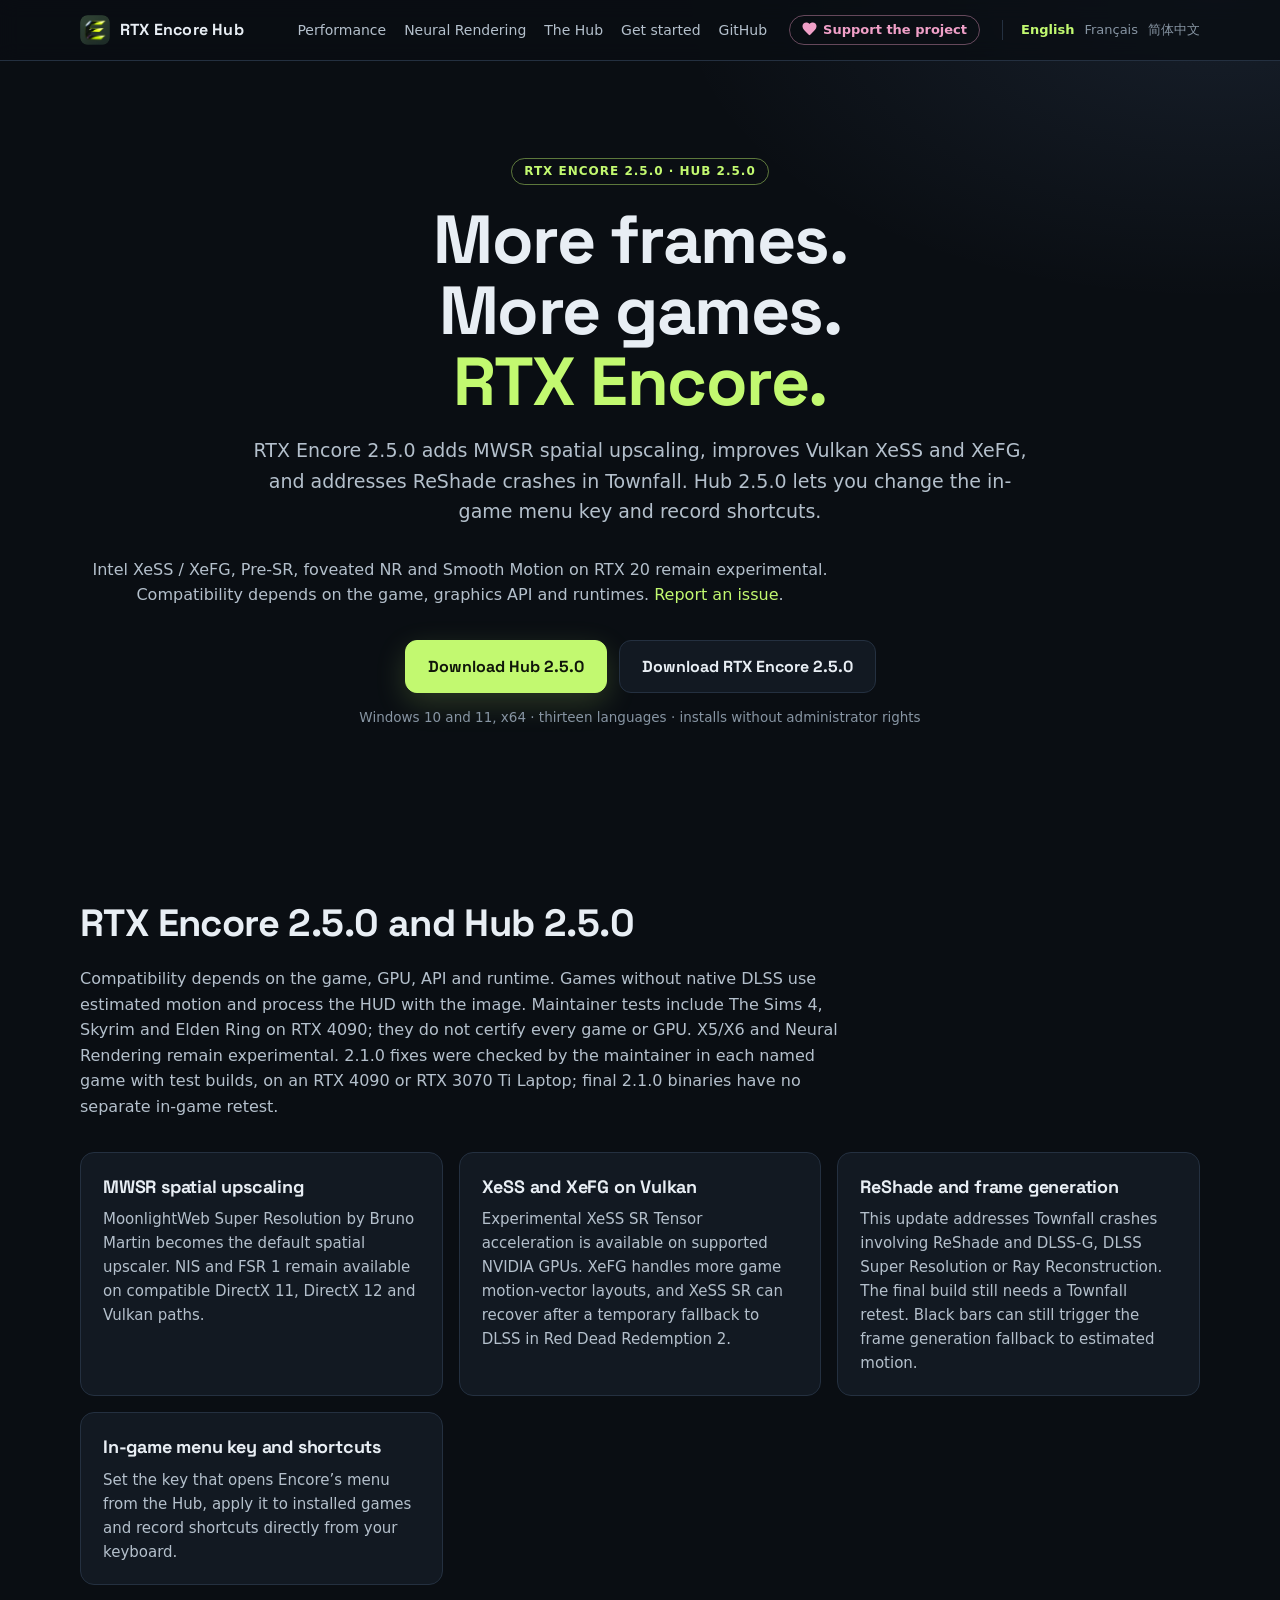
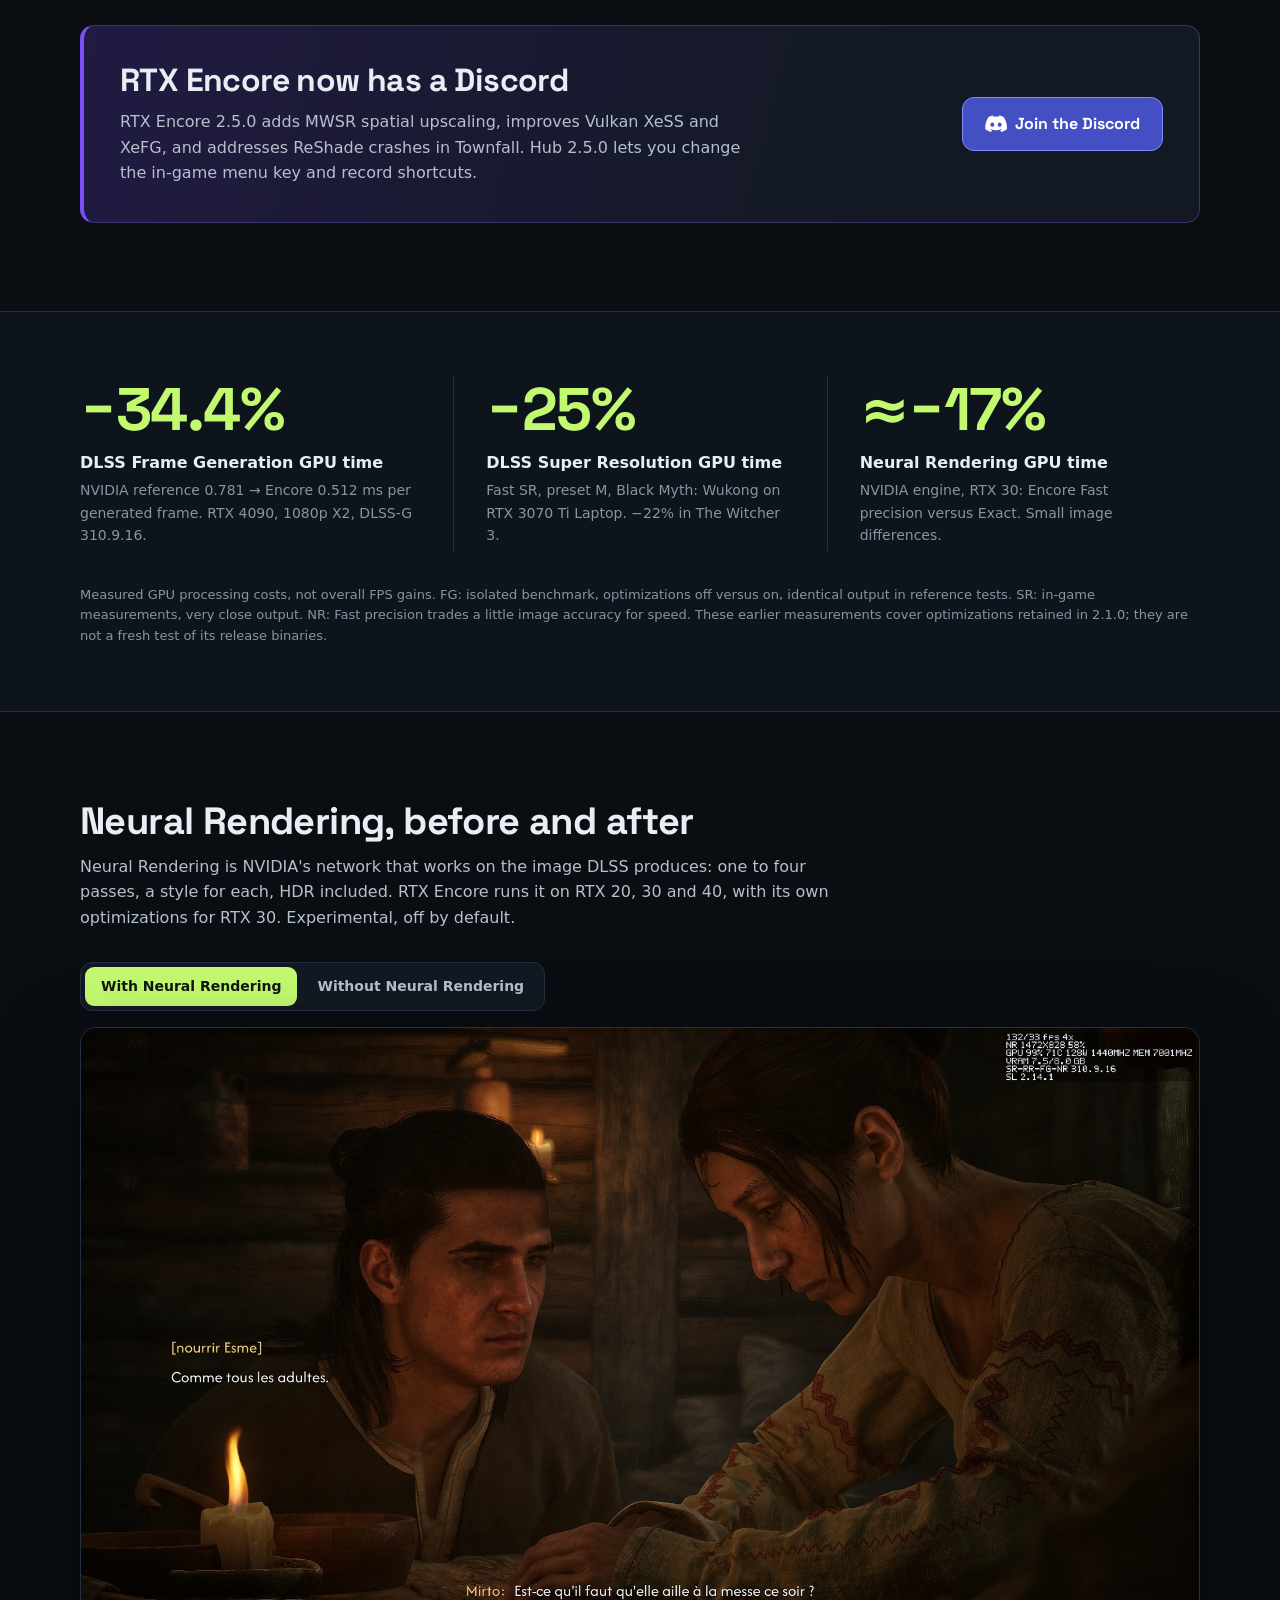
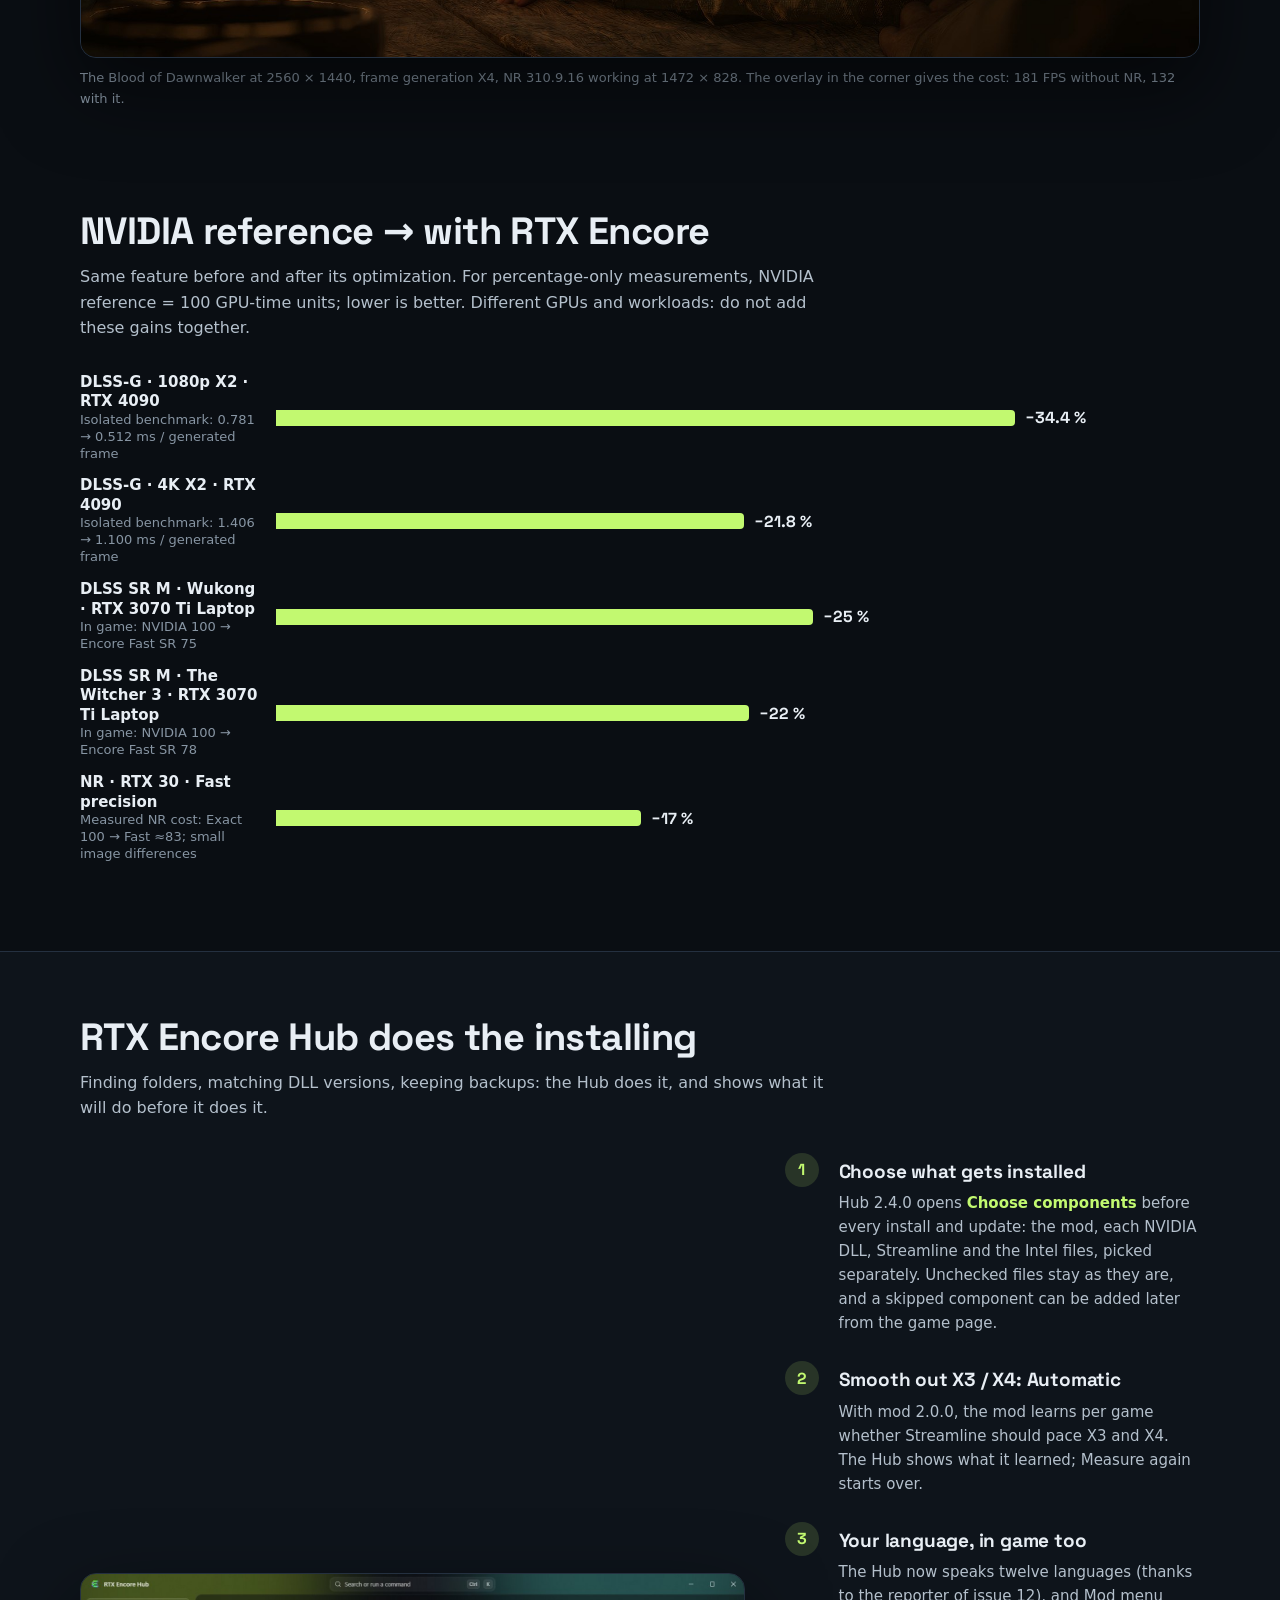
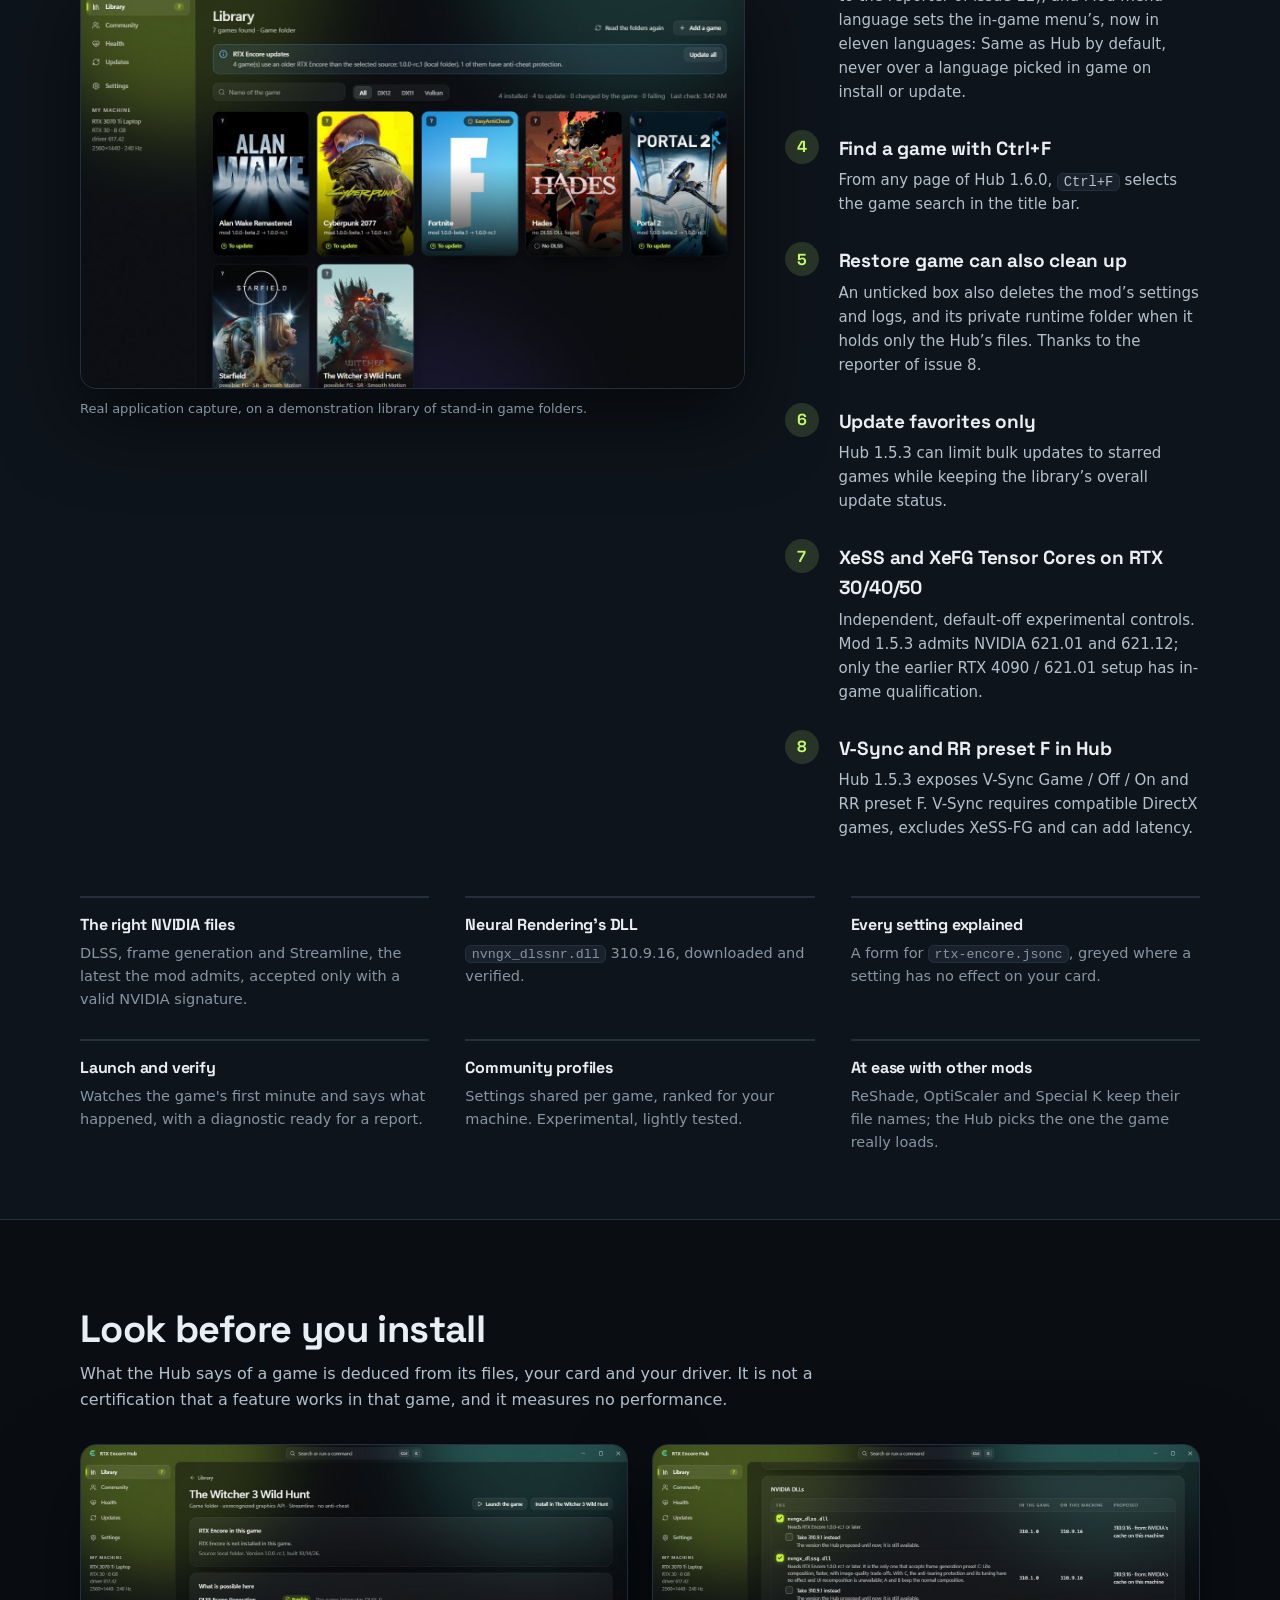
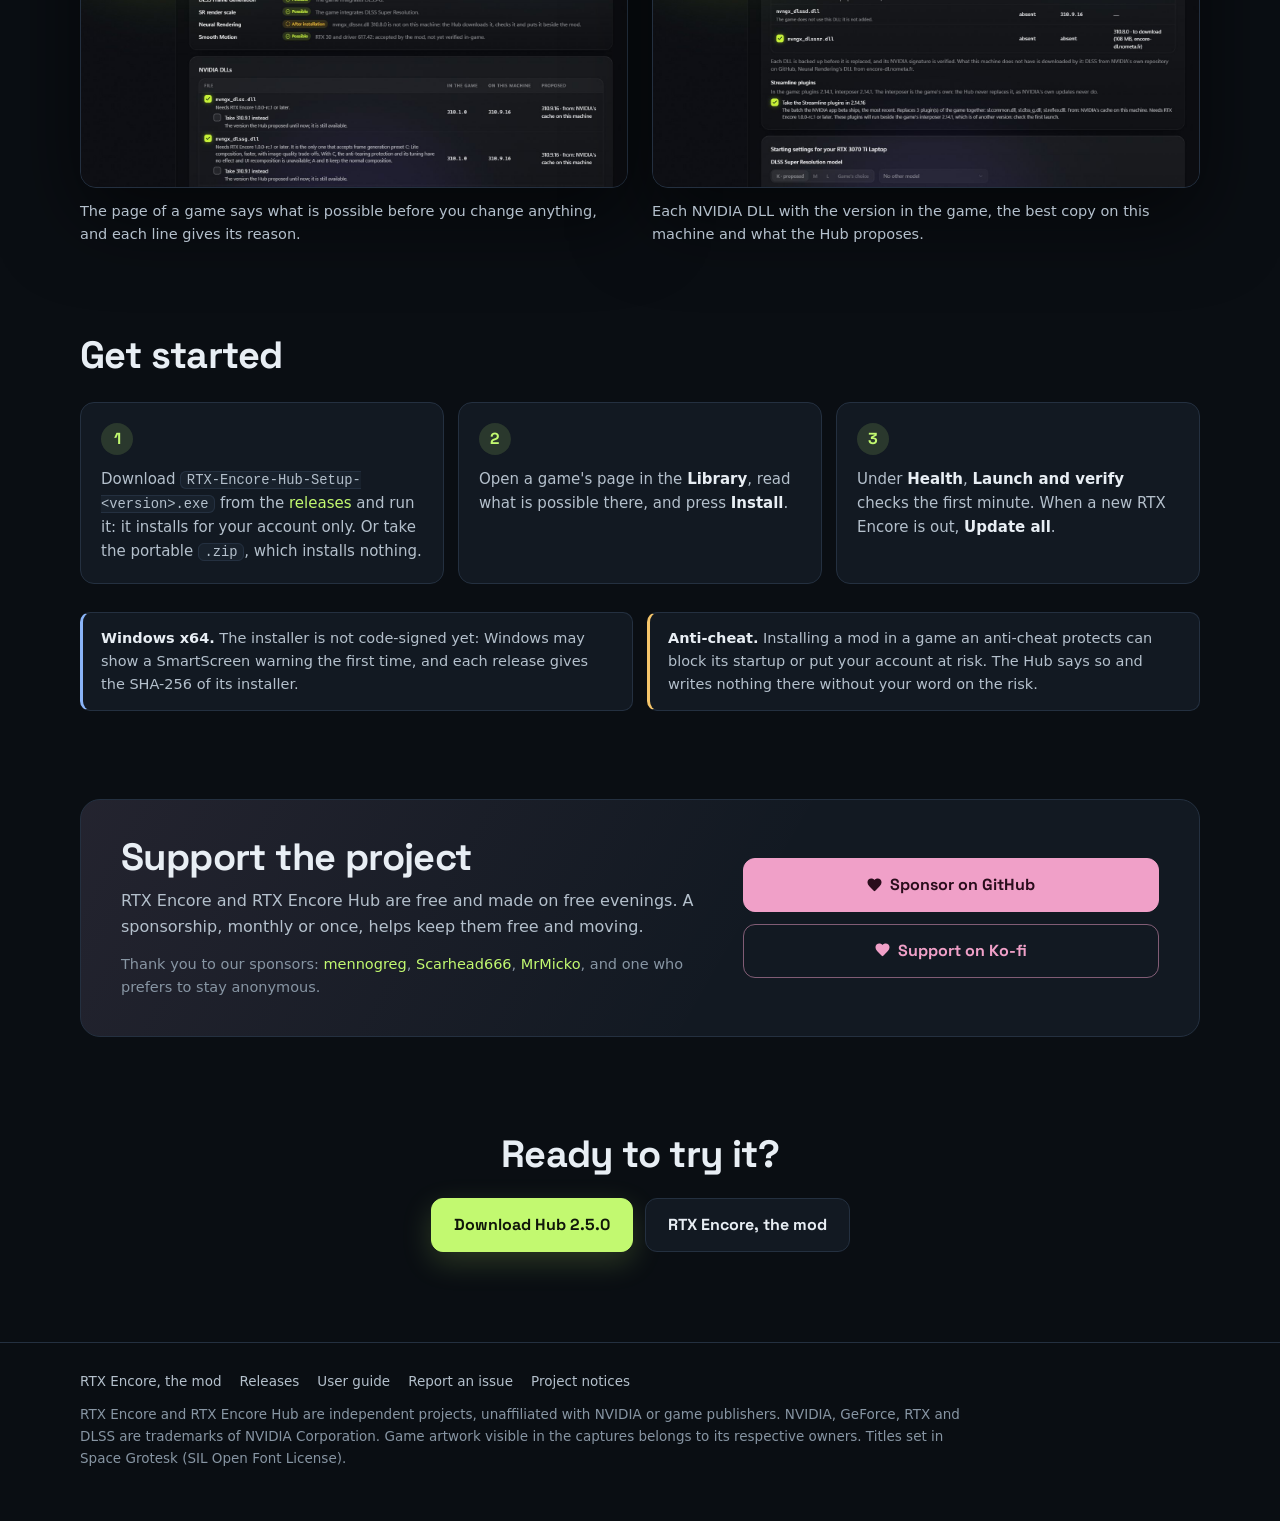
<file: index.html>
<!doctype html>
<html lang="en">
<head>
<meta charset="utf-8">
<meta name="viewport" content="width=device-width, initial-scale=1">
<title>RTX Encore 2.5.0 · Hub 2.5.0</title>
<meta name="description" content="RTX Encore 2.5.0 adds MWSR spatial upscaling, improves Vulkan XeSS and XeFG, and addresses ReShade crashes in Townfall. Hub 2.5.0 lets you change the in-game menu key and record shortcuts.">
<link rel="canonical" href="https://encore.nometa.fr/">
<link rel="alternate" hreflang="en" href="https://encore.nometa.fr/">
<link rel="alternate" hreflang="fr" href="https://encore.nometa.fr/fr/">
<link rel="alternate" hreflang="zh-CN" href="https://encore.nometa.fr/zh/">
<link rel="icon" href="assets/favicon.ico" sizes="16x16 32x32 48x48">
<link rel="icon" type="image/png" sizes="64x64" href="assets/logo-64.png">
<link rel="apple-touch-icon" href="assets/apple-touch-icon.png">
<link rel="preload" href="assets/space-grotesk.woff2" as="font" type="font/woff2" crossorigin>
<meta property="og:type" content="website">
<meta property="og:title" content="RTX Encore 2.5.0 · Hub 2.5.0">
<meta property="og:description" content="RTX Encore 2.5.0 adds MWSR spatial upscaling, improves Vulkan XeSS and XeFG, and addresses ReShade crashes in Townfall. Hub 2.5.0 lets you change the in-game menu key and record shortcuts.">
<meta property="og:url" content="https://encore.nometa.fr/">
<meta property="og:image" content="https://encore.nometa.fr/assets/social-card.png">
<meta property="og:image:width" content="1200">
<meta property="og:image:height" content="630">
<meta property="og:image:alt" content="RTX Encore Hub">
<meta name="twitter:card" content="summary_large_image">
<meta name="theme-color" content="#0a0e13">
<link rel="stylesheet" href="assets/site.css">
</head>
<body>
<header class="nav"><div class="wrap">
<a class="brand" href="./"><img src="assets/logo-64.png" alt="" width="30" height="30">RTX Encore Hub</a>
<nav><a href="#perf">Performance</a><a href="#nr">Neural Rendering</a><a href="#hub">The Hub</a><a href="#start">Get started</a><a href="https://github.com/SilyNoMeta/rtx-encore-hub">GitHub</a></nav>
<a class="nav-support" href="#support"><svg class="icon" viewBox="0 0 16 16" aria-hidden="true"><path d="M8 14.2 6.9 13.2C3 9.7.5 7.4.5 4.6.5 2.3 2.3.5 4.6.5c1.3 0 2.6.6 3.4 1.6C8.8 1.1 10.1.5 11.4.5c2.3 0 4.1 1.8 4.1 4.1 0 2.8-2.5 5.1-6.4 8.6L8 14.2Z"/></svg><span>Support the project</span></a>
<div class="langs"><a href="" hreflang="en" aria-current="true">English</a><a href="fr/" hreflang="fr">Français</a><a href="zh/" hreflang="zh-CN">简体中文</a></div>
</div></header>

<main>
<div class="wrap hero">
<span class="badge">RTX Encore 2.5.0 · Hub 2.5.0</span>
<h1>More frames.<br>More games.<br><em>RTX Encore.</em></h1>
<p class="lead">RTX Encore 2.5.0 adds MWSR spatial upscaling, improves Vulkan XeSS and XeFG, and addresses ReShade crashes in Townfall. Hub 2.5.0 lets you change the in-game menu key and record shortcuts.</p>
<p class="sub">Intel XeSS / XeFG, Pre-SR, foveated NR and Smooth Motion on RTX 20 remain experimental. Compatibility depends on the game, graphics API and runtimes. <a href="https://github.com/SilyNoMeta/rtx-encore/issues/new/choose">Report an issue</a>.</p>
<div class="actions"><a class="button primary" href="https://github.com/SilyNoMeta/rtx-encore-hub/releases/tag/v2.5.0">Download Hub 2.5.0</a><a class="button" href="https://github.com/SilyNoMeta/rtx-encore/releases/tag/v2.5.0">Download RTX Encore 2.5.0</a></div>
<p class="under">Windows 10 and 11, x64 · thirteen languages · installs without administrator rights</p>
</div>

<section class="news" id="features"><div class="wrap">
<h2>RTX Encore 2.5.0 and Hub 2.5.0</h2>
<p class="sub">Compatibility depends on the game, GPU, API and runtime. Games without native DLSS use estimated motion and process the HUD with the image. Maintainer tests include The Sims 4, Skyrim and Elden Ring on RTX 4090; they do not certify every game or GPU. X5/X6 and Neural Rendering remain experimental. 2.1.0 fixes were checked by the maintainer in each named game with test builds, on an RTX 4090 or RTX 3070 Ti Laptop; final 2.1.0 binaries have no separate in-game retest.</p>
<div class="news-grid"><div class="card"><h3>MWSR spatial upscaling</h3><p>MoonlightWeb Super Resolution by Bruno Martin becomes the default spatial upscaler. NIS and FSR 1 remain available on compatible DirectX 11, DirectX 12 and Vulkan paths.</p></div>
<div class="card"><h3>XeSS and XeFG on Vulkan</h3><p>Experimental XeSS SR Tensor acceleration is available on supported NVIDIA GPUs. XeFG handles more game motion-vector layouts, and XeSS SR can recover after a temporary fallback to DLSS in Red Dead Redemption 2.</p></div>
<div class="card"><h3>ReShade and frame generation</h3><p>This update addresses Townfall crashes involving ReShade and DLSS-G, DLSS Super Resolution or Ray Reconstruction. The final build still needs a Townfall retest. Black bars can still trigger the frame generation fallback to estimated motion.</p></div>
<div class="card"><h3>In-game menu key and shortcuts</h3><p>Set the key that opens Encore’s menu from the Hub, apply it to installed games and record shortcuts directly from your keyboard.</p></div>
</div>
</div></section>

<section class="community wrap" aria-labelledby="community-title">
<div>
<h2 id="community-title">RTX Encore now has a Discord</h2>
<p>RTX Encore 2.5.0 adds MWSR spatial upscaling, improves Vulkan XeSS and XeFG, and addresses ReShade crashes in Townfall. Hub 2.5.0 lets you change the in-game menu key and record shortcuts.</p>
</div>
<a class="button discord" href="https://discord.gg/Zwmq4Xc2Br"><svg viewBox="0 0 24 24" width="22" height="22" fill="currentColor" aria-hidden="true"><path d="M20.317 4.37a19.8 19.8 0 0 0-4.885-1.515c-.21.38-.452.892-.62 1.3a18.2 18.2 0 0 0-5.42 0 14 14 0 0 0-.628-1.3 19.7 19.7 0 0 0-4.888 1.52C.785 8.95-.053 13.41.366 17.808a20 20 0 0 0 5.993 3.03c.484-.654.915-1.35 1.287-2.082a13 13 0 0 1-2.027-.966l.497-.386c3.908 1.82 8.16 1.82 12.022 0l.498.386a13 13 0 0 1-2.03.968c.372.73.802 1.427 1.287 2.08a20 20 0 0 0 5.995-3.03c.492-5.1-.84-9.52-3.571-13.438ZM8.02 15.1c-1.173 0-2.134-1.073-2.134-2.392s.94-2.394 2.134-2.394c1.205 0 2.155 1.083 2.134 2.394 0 1.32-.94 2.392-2.134 2.392Zm7.96 0c-1.173 0-2.134-1.073-2.134-2.392s.94-2.394 2.134-2.394c1.205 0 2.155 1.083 2.134 2.394 0 1.32-.93 2.392-2.134 2.392Z"/></svg>Join the Discord</a>
</section>

<section class="band" id="perf"><div class="wrap">
<div class="stats">
<div class="stat"><span class="figure">−34.4%</span><span class="unit">DLSS Frame Generation GPU time</span><span class="context">NVIDIA reference 0.781 → Encore 0.512 ms per generated frame. RTX 4090, 1080p X2, DLSS-G 310.9.16.</span></div>
<div class="stat"><span class="figure">−25%</span><span class="unit">DLSS Super Resolution GPU time</span><span class="context">Fast SR, preset M, Black Myth: Wukong on RTX 3070 Ti Laptop. −22% in The Witcher 3.</span></div>
<div class="stat"><span class="figure">≈−17%</span><span class="unit">Neural Rendering GPU time</span><span class="context">NVIDIA engine, RTX 30: Encore Fast precision versus Exact. Small image differences.</span></div>
</div>
<p class="stats-note">Measured GPU processing costs, not overall FPS gains. FG: isolated benchmark, optimizations off versus on, identical output in reference tests. SR: in-game measurements, very close output. NR: Fast precision trades a little image accuracy for speed. These earlier measurements cover optimizations retained in 2.1.0; they are not a fresh test of its release binaries.</p>
</div></section>

<section id="nr"><div class="wrap">
<h2>Neural Rendering, before and after</h2>
<p class="sub">Neural Rendering is NVIDIA&#x27;s network that works on the image DLSS produces: one to four passes, a style for each, HDR included. RTX Encore runs it on RTX 20, 30 and 40, with its own optimizations for RTX 30. Experimental, off by default.</p>
<div class="compare-nr">
<input type="radio" name="nr-view" id="nr-on" checked><input type="radio" name="nr-view" id="nr-off">
<div class="tabs"><label for="nr-on">With Neural Rendering</label><label for="nr-off">Without Neural Rendering</label></div>
<div class="frames shot"><img class="on" src="assets/nr-on.jpg" alt="With Neural Rendering" width="1920" height="1080" loading="lazy"><img class="off" src="assets/nr-off.jpg" alt="Without Neural Rendering" width="1920" height="1080" loading="lazy"></div>
<p class="caption">The Blood of Dawnwalker at 2560 × 1440, frame generation X4, NR 310.9.16 working at 1472 × 828. The overlay in the corner gives the cost: 181 FPS without NR, 132 with it.</p>
</div>
</div></section>

<section><div class="wrap">
<h2>NVIDIA reference → with RTX Encore</h2>
<p class="sub">Same feature before and after its optimization. For percentage-only measurements, NVIDIA reference = 100 GPU-time units; lower is better. Different GPUs and workloads: do not add these gains together.</p>
<div class="chart" role="img" aria-label="Bar chart of the GPU time saved per optimization, in percent.">
<div class="c-row" title="DLSS-G · 1080p X2 · RTX 4090, Isolated benchmark: 0.781 → 0.512 ms / generated frame: −34.4 %"><div class="c-label"><span class="c-name">DLSS-G · 1080p X2 · RTX 4090</span><span class="c-where">Isolated benchmark: 0.781 → 0.512 ms / generated frame</span></div><div class="c-track"><span class="c-bar" style="width:80.0%"></span><span class="c-value">−34.4 %</span></div></div>
<div class="c-row" title="DLSS-G · 4K X2 · RTX 4090, Isolated benchmark: 1.406 → 1.100 ms / generated frame: −21.8 %"><div class="c-label"><span class="c-name">DLSS-G · 4K X2 · RTX 4090</span><span class="c-where">Isolated benchmark: 1.406 → 1.100 ms / generated frame</span></div><div class="c-track"><span class="c-bar" style="width:50.7%"></span><span class="c-value">−21.8 %</span></div></div>
<div class="c-row" title="DLSS SR M · Wukong · RTX 3070 Ti Laptop, In game: NVIDIA 100 → Encore Fast SR 75: −25 %"><div class="c-label"><span class="c-name">DLSS SR M · Wukong · RTX 3070 Ti Laptop</span><span class="c-where">In game: NVIDIA 100 → Encore Fast SR 75</span></div><div class="c-track"><span class="c-bar" style="width:58.1%"></span><span class="c-value">−25 %</span></div></div>
<div class="c-row" title="DLSS SR M · The Witcher 3 · RTX 3070 Ti Laptop, In game: NVIDIA 100 → Encore Fast SR 78: −22 %"><div class="c-label"><span class="c-name">DLSS SR M · The Witcher 3 · RTX 3070 Ti Laptop</span><span class="c-where">In game: NVIDIA 100 → Encore Fast SR 78</span></div><div class="c-track"><span class="c-bar" style="width:51.2%"></span><span class="c-value">−22 %</span></div></div>
<div class="c-row" title="NR · RTX 30 · Fast precision, Measured NR cost: Exact 100 → Fast ≈83; small image differences: −17 %"><div class="c-label"><span class="c-name">NR · RTX 30 · Fast precision</span><span class="c-where">Measured NR cost: Exact 100 → Fast ≈83; small image differences</span></div><div class="c-track"><span class="c-bar" style="width:39.5%"></span><span class="c-value">−17 %</span></div></div>
</div>
</div></section>

<section class="band" id="hub"><div class="wrap">
<h2>RTX Encore Hub does the installing</h2>
<p class="sub">Finding folders, matching DLL versions, keeping backups: the Hub does it, and shows what it will do before it does it.</p>
<div class="hub">
<figure><div class="shot"><img src="assets/library.jpg" alt="The Hub&#x27;s game library, with the state of each install and the update banner" width="1440" height="900" loading="lazy"></div><figcaption>Real application capture, on a demonstration library of stand-in game folders.</figcaption></figure>
<ol class="points">
<li><h3>Choose what gets installed</h3><p>Hub 2.4.0 opens <b>Choose components</b> before every install and update: the mod, each NVIDIA DLL, Streamline and the Intel files, picked separately. Unchecked files stay as they are, and a skipped component can be added later from the game page.</p></li>
<li><h3>Smooth out X3 / X4: Automatic</h3><p>With mod 2.0.0, the mod learns per game whether Streamline should pace X3 and X4. The Hub shows what it learned; Measure again starts over.</p></li>
<li><h3>Your language, in game too</h3><p>The Hub now speaks twelve languages (thanks to the reporter of issue 12), and Mod menu language sets the in-game menu’s, now in eleven languages: Same as Hub by default, never over a language picked in game on install or update.</p></li>
<li><h3>Find a game with Ctrl+F</h3><p>From any page of Hub 1.6.0, <code>Ctrl+F</code> selects the game search in the title bar.</p></li>
<li><h3>Restore game can also clean up</h3><p>An unticked box also deletes the mod’s settings and logs, and its private runtime folder when it holds only the Hub’s files. Thanks to the reporter of issue 8.</p></li>
<li><h3>Update favorites only</h3><p>Hub 1.5.3 can limit bulk updates to starred games while keeping the library’s overall update status.</p></li>
<li><h3>XeSS and XeFG Tensor Cores on RTX 30/40/50</h3><p>Independent, default-off experimental controls. Mod 1.5.3 admits NVIDIA 621.01 and 621.12; only the earlier RTX 4090 / 621.01 setup has in-game qualification.</p></li>
<li><h3>V-Sync and RR preset F in Hub</h3><p>Hub 1.5.3 exposes V-Sync Game / Off / On and RR preset F. V-Sync requires compatible DirectX games, excludes XeSS-FG and can add latency.</p></li>
</ol>
</div>
<div class="more">
<div><h3>The right NVIDIA files</h3><p>DLSS, frame generation and Streamline, the latest the mod admits, accepted only with a valid NVIDIA signature.</p></div>
<div><h3>Neural Rendering&#x27;s DLL</h3><p><code>nvngx_dlssnr.dll</code> 310.9.16, downloaded and verified.</p></div>
<div><h3>Every setting explained</h3><p>A form for <code>rtx-encore.jsonc</code>, greyed where a setting has no effect on your card.</p></div>
<div><h3>Launch and verify</h3><p>Watches the game's first minute and says what happened, with a diagnostic ready for a report.</p></div>
<div><h3>Community profiles</h3><p>Settings shared per game, ranked for your machine. Experimental, lightly tested.</p></div>
<div><h3>At ease with other mods</h3><p>ReShade, OptiScaler and Special K keep their file names; the Hub picks the one the game really loads.</p></div>
</div>
</div></section>

<section id="look"><div class="wrap">
<h2>Look before you install</h2>
<p class="sub">What the Hub says of a game is deduced from its files, your card and your driver. It is not a certification that a feature works in that game, and it measures no performance.</p>
<div class="look">
<figure><div class="shot"><img src="assets/game-inspection.jpg" alt="The page of a game says what is possible before you change anything, and each line gives its reason." width="1440" height="900" loading="lazy"></div><figcaption>The page of a game says what is possible before you change anything, and each line gives its reason.</figcaption></figure>
<figure><div class="shot"><img src="assets/nvidia-files.jpg" alt="Each NVIDIA DLL with the version in the game, the best copy on this machine and what the Hub proposes." width="1440" height="900" loading="lazy"></div><figcaption>Each NVIDIA DLL with the version in the game, the best copy on this machine and what the Hub proposes.</figcaption></figure>
</div>
</div></section>

<section id="start"><div class="wrap">
<h2>Get started</h2>
<ol class="steps">
<li><span>Download <code>RTX-Encore-Hub-Setup-&lt;version&gt;.exe</code> from the <a href="https://github.com/SilyNoMeta/rtx-encore-hub/releases">releases</a> and run it: it installs for your account only. Or take the portable <code>.zip</code>, which installs nothing.</span></li>
<li><span>Open a game's page in the <strong>Library</strong>, read what is possible there, and press <strong>Install</strong>.</span></li>
<li><span>Under <strong>Health</strong>, <strong>Launch and verify</strong> checks the first minute. When a new RTX Encore is out, <strong>Update all</strong>.</span></li>
</ol>
<div class="notes">
<div class="note "><strong>Windows x64.</strong> The installer is not code-signed yet: Windows may show a SmartScreen warning the first time, and each release gives the SHA-256 of its installer.</div>
<div class="note warn"><strong>Anti-cheat.</strong> Installing a mod in a game an anti-cheat protects can block its startup or put your account at risk. The Hub says so and writes nothing there without your word on the risk.</div>
</div>
</div></section>

<section id="support"><div class="wrap">
<div class="support">
<div>
<h2>Support the project</h2>
<p>RTX Encore and RTX Encore Hub are free and made on free evenings. A sponsorship, monthly or once, helps keep them free and moving.</p>
<p class="thanks">Thank you to our sponsors: <a href="https://github.com/mennogreg">mennogreg</a>, <a href="https://github.com/Scarhead666">Scarhead666</a>, <a href="https://github.com/MrMicko">MrMicko</a>, and one who prefers to stay anonymous.</p>
</div>
<div class="support-actions"><a class="button sponsor" href="https://github.com/sponsors/SilyNoMeta"><svg class="icon" viewBox="0 0 16 16" aria-hidden="true"><path d="M8 14.2 6.9 13.2C3 9.7.5 7.4.5 4.6.5 2.3 2.3.5 4.6.5c1.3 0 2.6.6 3.4 1.6C8.8 1.1 10.1.5 11.4.5c2.3 0 4.1 1.8 4.1 4.1 0 2.8-2.5 5.1-6.4 8.6L8 14.2Z"/></svg>Sponsor on GitHub</a><a class="button kofi" href="https://ko-fi.com/silynometa"><svg class="icon" viewBox="0 0 16 16" aria-hidden="true"><path d="M8 14.2 6.9 13.2C3 9.7.5 7.4.5 4.6.5 2.3 2.3.5 4.6.5c1.3 0 2.6.6 3.4 1.6C8.8 1.1 10.1.5 11.4.5c2.3 0 4.1 1.8 4.1 4.1 0 2.8-2.5 5.1-6.4 8.6L8 14.2Z"/></svg>Support on Ko-fi</a></div>
</div>
</div></section>

<div class="wrap cta">
<h2>Ready to try it?</h2>
<div class="actions"><a class="button primary" href="https://github.com/SilyNoMeta/rtx-encore-hub/releases/tag/v2.5.0">Download Hub 2.5.0</a><a class="button" href="https://github.com/SilyNoMeta/rtx-encore">RTX Encore, the mod</a></div>
</div>
</main>

<footer><div class="wrap">
<div class="links"><a href="https://github.com/SilyNoMeta/rtx-encore">RTX Encore, the mod</a><a href="https://github.com/SilyNoMeta/rtx-encore-hub/releases">Releases</a><a href="https://github.com/SilyNoMeta/rtx-encore-hub/blob/main/docs/USER-GUIDE.md">User guide</a><a href="https://github.com/SilyNoMeta/rtx-encore-hub/issues/new/choose">Report an issue</a><a href="https://github.com/SilyNoMeta/rtx-encore-hub/blob/main/docs/NOTICES.md">Project notices</a></div>
<p>RTX Encore and RTX Encore Hub are independent projects, unaffiliated with NVIDIA or game publishers. NVIDIA, GeForce, RTX and DLSS are trademarks of NVIDIA Corporation. Game artwork visible in the captures belongs to its respective owners. Titles set in Space Grotesk (SIL Open Font License).</p>
</div></footer>
</body>
</html>
</file>
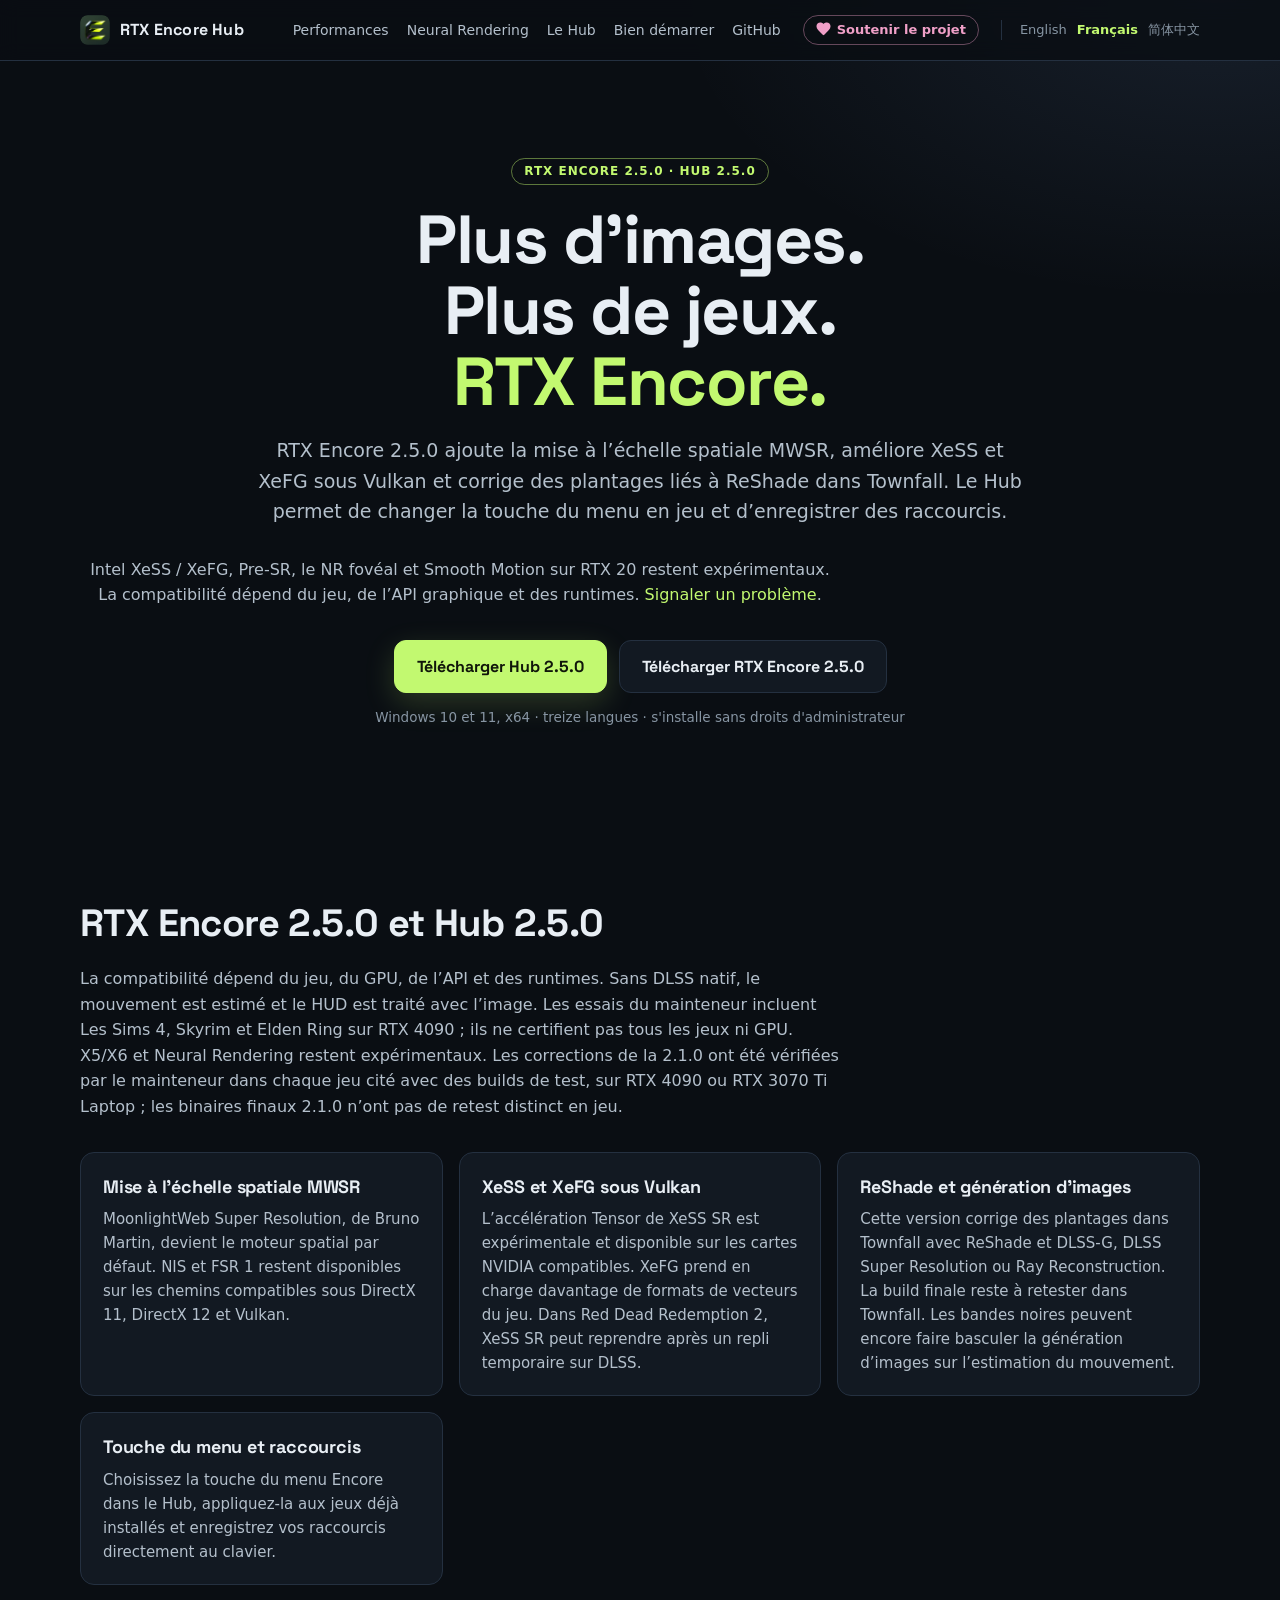
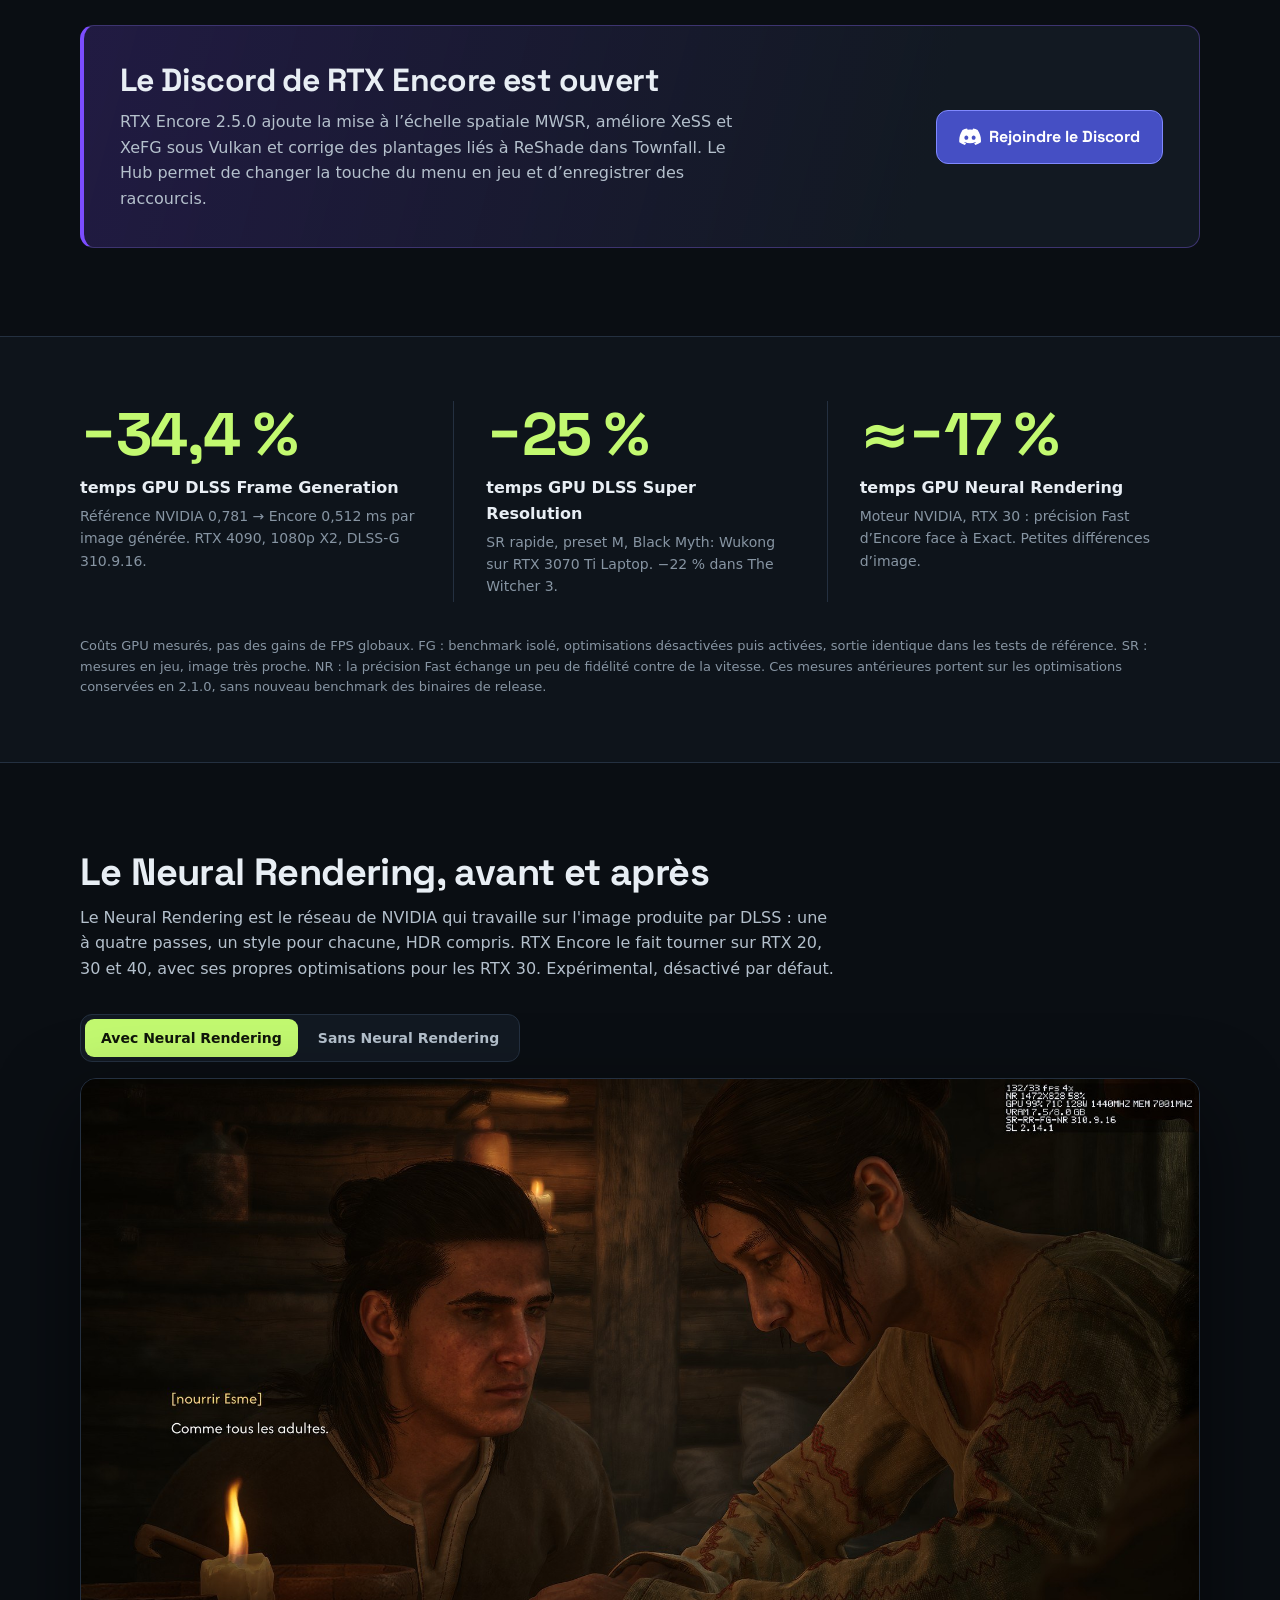
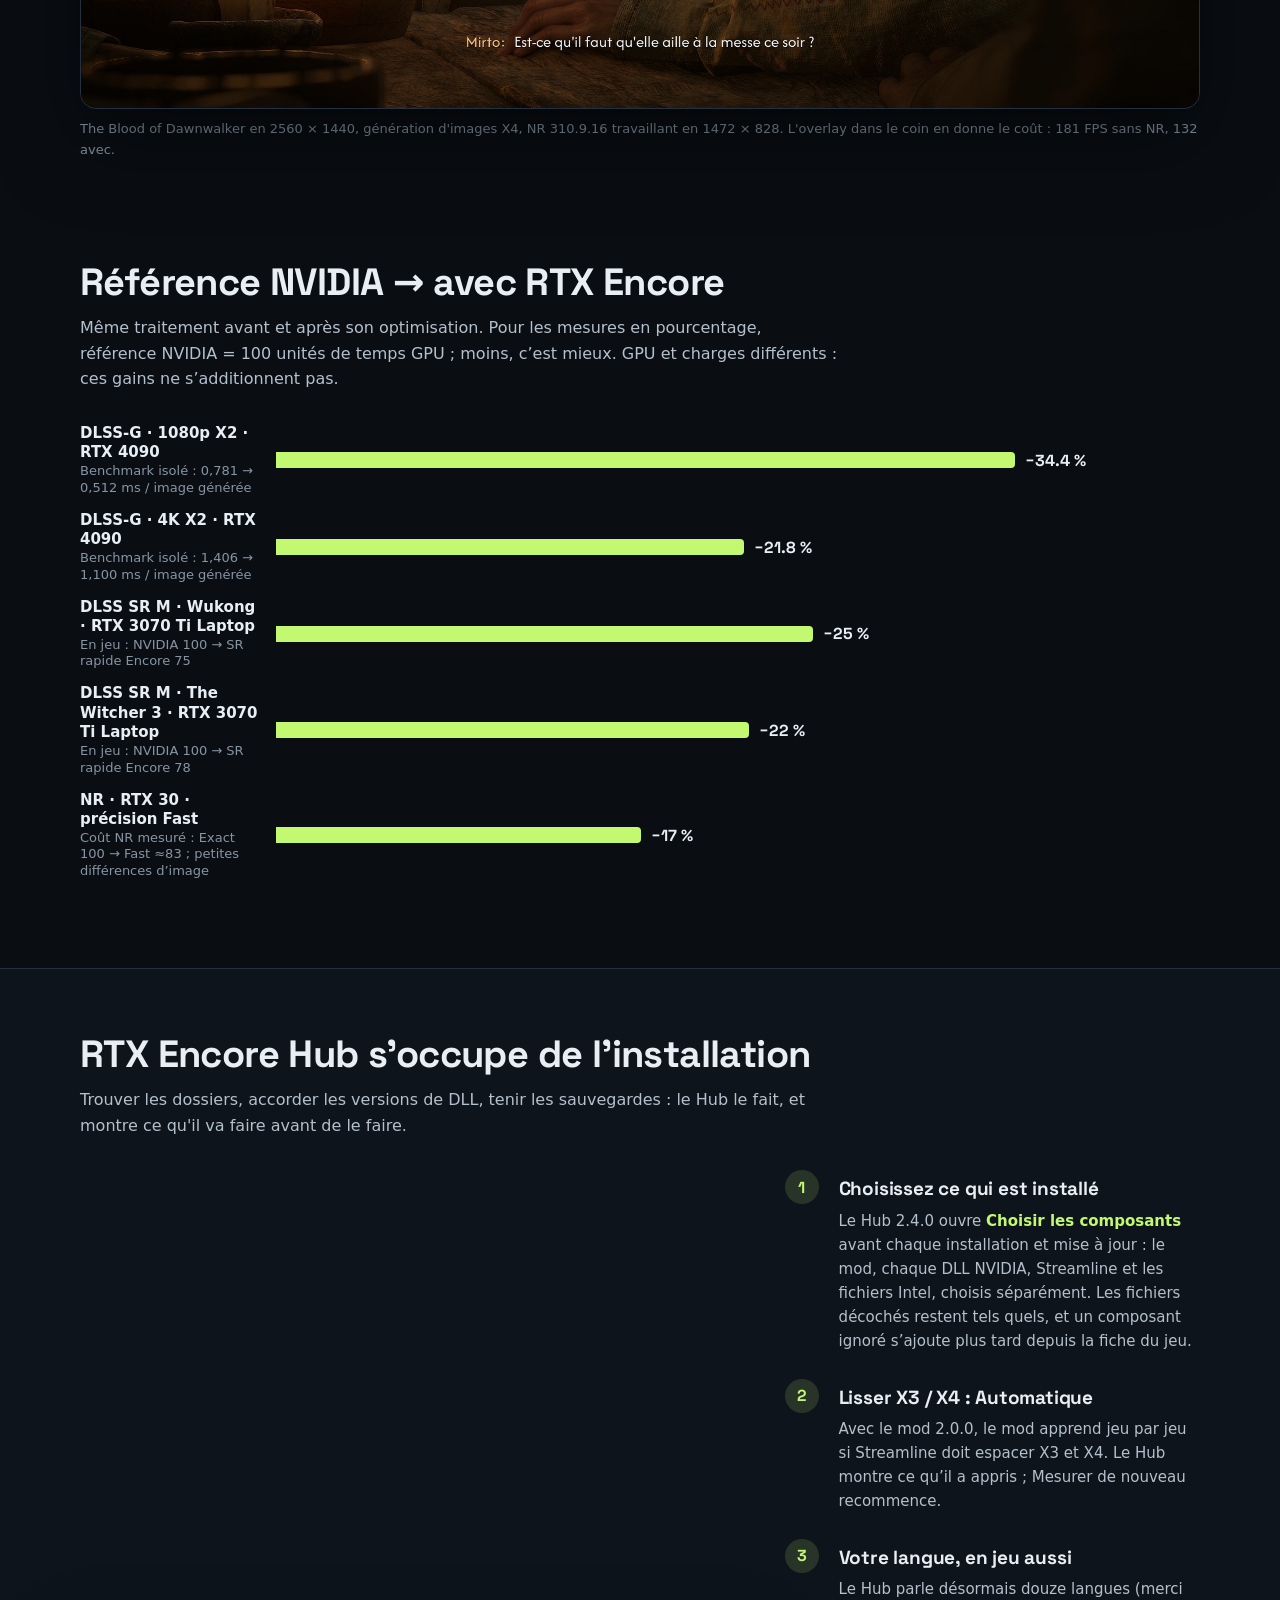
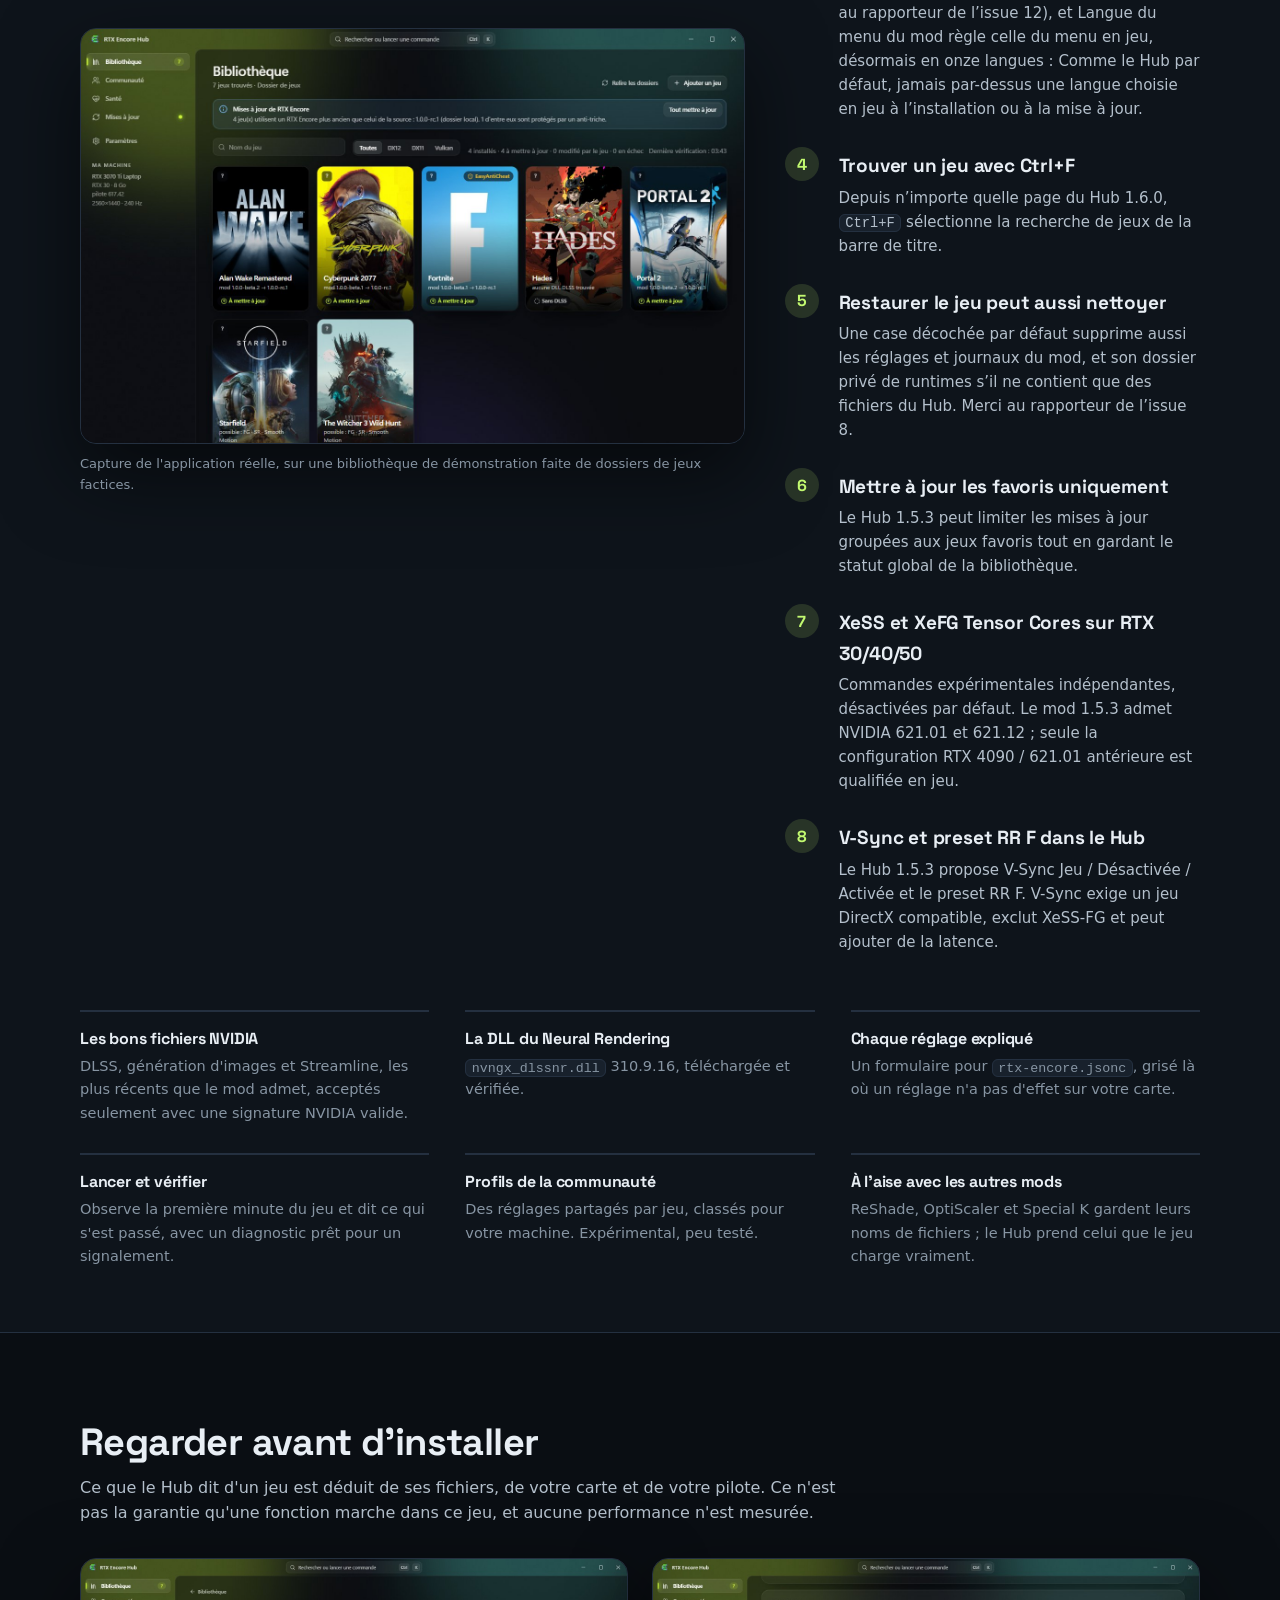
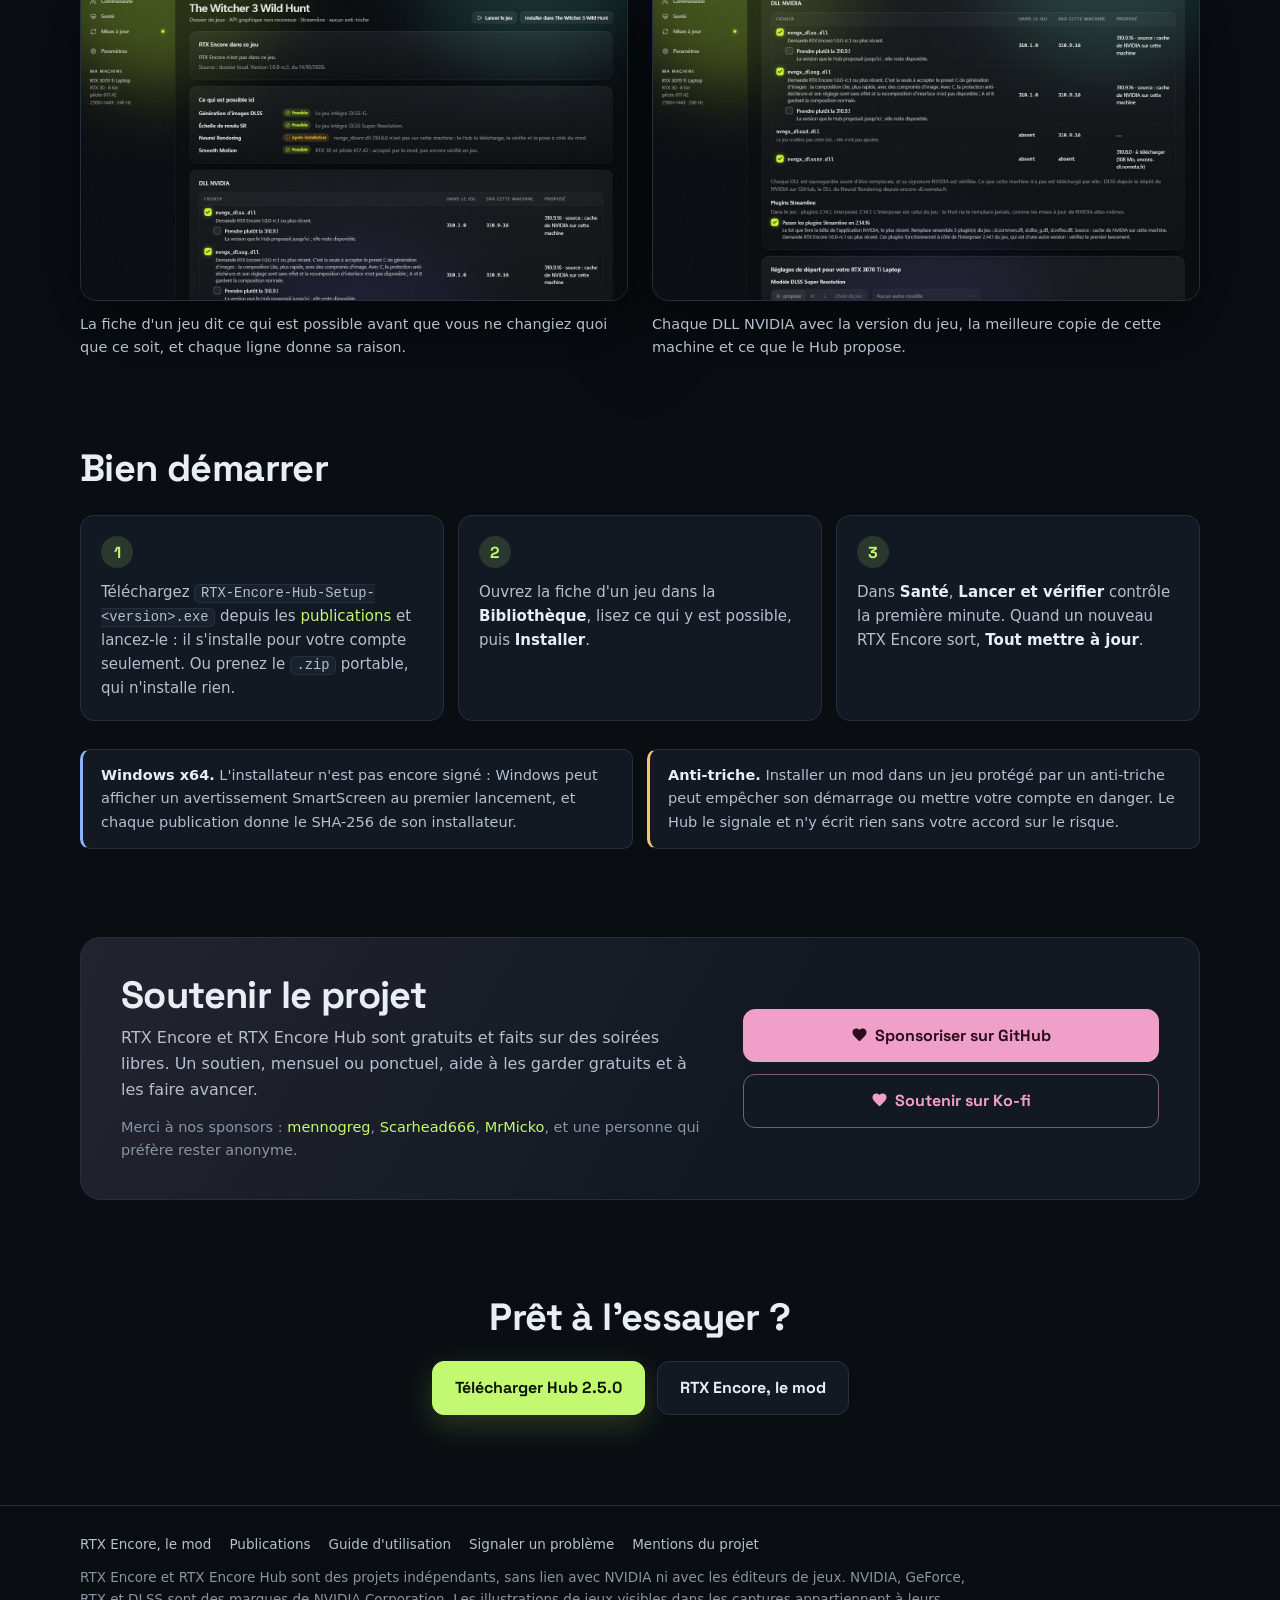
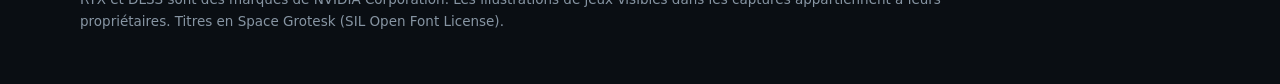
<file: fr/index.html>
<!doctype html>
<html lang="fr">
<head>
<meta charset="utf-8">
<meta name="viewport" content="width=device-width, initial-scale=1">
<title>RTX Encore 2.5.0 · Hub 2.5.0</title>
<meta name="description" content="RTX Encore 2.5.0 ajoute la mise à l’échelle spatiale MWSR, améliore XeSS et XeFG sous Vulkan et corrige des plantages liés à ReShade dans Townfall. Le Hub permet de changer la touche du menu en jeu et d’enregistrer des raccourcis.">
<link rel="canonical" href="https://encore.nometa.fr/fr/">
<link rel="alternate" hreflang="en" href="https://encore.nometa.fr/">
<link rel="alternate" hreflang="fr" href="https://encore.nometa.fr/fr/">
<link rel="alternate" hreflang="zh-CN" href="https://encore.nometa.fr/zh/">
<link rel="icon" href="../assets/favicon.ico" sizes="16x16 32x32 48x48">
<link rel="icon" type="image/png" sizes="64x64" href="../assets/logo-64.png">
<link rel="apple-touch-icon" href="../assets/apple-touch-icon.png">
<link rel="preload" href="../assets/space-grotesk.woff2" as="font" type="font/woff2" crossorigin>
<meta property="og:type" content="website">
<meta property="og:title" content="RTX Encore 2.5.0 · Hub 2.5.0">
<meta property="og:description" content="RTX Encore 2.5.0 ajoute la mise à l’échelle spatiale MWSR, améliore XeSS et XeFG sous Vulkan et corrige des plantages liés à ReShade dans Townfall. Le Hub permet de changer la touche du menu en jeu et d’enregistrer des raccourcis.">
<meta property="og:url" content="https://encore.nometa.fr/fr/">
<meta property="og:image" content="https://encore.nometa.fr/assets/social-card.png">
<meta property="og:image:width" content="1200">
<meta property="og:image:height" content="630">
<meta property="og:image:alt" content="RTX Encore Hub">
<meta name="twitter:card" content="summary_large_image">
<meta name="theme-color" content="#0a0e13">
<link rel="stylesheet" href="../assets/site.css">
</head>
<body>
<header class="nav"><div class="wrap">
<a class="brand" href="../fr/"><img src="../assets/logo-64.png" alt="" width="30" height="30">RTX Encore Hub</a>
<nav><a href="#perf">Performances</a><a href="#nr">Neural Rendering</a><a href="#hub">Le Hub</a><a href="#start">Bien démarrer</a><a href="https://github.com/SilyNoMeta/rtx-encore-hub">GitHub</a></nav>
<a class="nav-support" href="#support"><svg class="icon" viewBox="0 0 16 16" aria-hidden="true"><path d="M8 14.2 6.9 13.2C3 9.7.5 7.4.5 4.6.5 2.3 2.3.5 4.6.5c1.3 0 2.6.6 3.4 1.6C8.8 1.1 10.1.5 11.4.5c2.3 0 4.1 1.8 4.1 4.1 0 2.8-2.5 5.1-6.4 8.6L8 14.2Z"/></svg><span>Soutenir le projet</span></a>
<div class="langs"><a href="../" hreflang="en">English</a><a href="../fr/" hreflang="fr" aria-current="true">Français</a><a href="../zh/" hreflang="zh-CN">简体中文</a></div>
</div></header>

<main>
<div class="wrap hero">
<span class="badge">RTX Encore 2.5.0 · Hub 2.5.0</span>
<h1>Plus d’images.<br>Plus de jeux.<br><em>RTX Encore.</em></h1>
<p class="lead">RTX Encore 2.5.0 ajoute la mise à l’échelle spatiale MWSR, améliore XeSS et XeFG sous Vulkan et corrige des plantages liés à ReShade dans Townfall. Le Hub permet de changer la touche du menu en jeu et d’enregistrer des raccourcis.</p>
<p class="sub">Intel XeSS / XeFG, Pre-SR, le NR fovéal et Smooth Motion sur RTX 20 restent expérimentaux. La compatibilité dépend du jeu, de l’API graphique et des runtimes. <a href="https://github.com/SilyNoMeta/rtx-encore/issues/new/choose">Signaler un problème</a>.</p>
<div class="actions"><a class="button primary" href="https://github.com/SilyNoMeta/rtx-encore-hub/releases/tag/v2.5.0">Télécharger Hub 2.5.0</a><a class="button" href="https://github.com/SilyNoMeta/rtx-encore/releases/tag/v2.5.0">Télécharger RTX Encore 2.5.0</a></div>
<p class="under">Windows 10 et 11, x64 · treize langues · s&#x27;installe sans droits d&#x27;administrateur</p>
</div>

<section class="news" id="features"><div class="wrap">
<h2>RTX Encore 2.5.0 et Hub 2.5.0</h2>
<p class="sub">La compatibilité dépend du jeu, du GPU, de l’API et des runtimes. Sans DLSS natif, le mouvement est estimé et le HUD est traité avec l’image. Les essais du mainteneur incluent Les Sims 4, Skyrim et Elden Ring sur RTX 4090 ; ils ne certifient pas tous les jeux ni GPU. X5/X6 et Neural Rendering restent expérimentaux. Les corrections de la 2.1.0 ont été vérifiées par le mainteneur dans chaque jeu cité avec des builds de test, sur RTX 4090 ou RTX 3070 Ti Laptop ; les binaires finaux 2.1.0 n’ont pas de retest distinct en jeu.</p>
<div class="news-grid"><div class="card"><h3>Mise à l’échelle spatiale MWSR</h3><p>MoonlightWeb Super Resolution, de Bruno Martin, devient le moteur spatial par défaut. NIS et FSR 1 restent disponibles sur les chemins compatibles sous DirectX 11, DirectX 12 et Vulkan.</p></div>
<div class="card"><h3>XeSS et XeFG sous Vulkan</h3><p>L’accélération Tensor de XeSS SR est expérimentale et disponible sur les cartes NVIDIA compatibles. XeFG prend en charge davantage de formats de vecteurs du jeu. Dans Red Dead Redemption 2, XeSS SR peut reprendre après un repli temporaire sur DLSS.</p></div>
<div class="card"><h3>ReShade et génération d’images</h3><p>Cette version corrige des plantages dans Townfall avec ReShade et DLSS-G, DLSS Super Resolution ou Ray Reconstruction. La build finale reste à retester dans Townfall. Les bandes noires peuvent encore faire basculer la génération d’images sur l’estimation du mouvement.</p></div>
<div class="card"><h3>Touche du menu et raccourcis</h3><p>Choisissez la touche du menu Encore dans le Hub, appliquez-la aux jeux déjà installés et enregistrez vos raccourcis directement au clavier.</p></div>
</div>
</div></section>

<section class="community wrap" aria-labelledby="community-title">
<div>
<h2 id="community-title">Le Discord de RTX Encore est ouvert</h2>
<p>RTX Encore 2.5.0 ajoute la mise à l’échelle spatiale MWSR, améliore XeSS et XeFG sous Vulkan et corrige des plantages liés à ReShade dans Townfall. Le Hub permet de changer la touche du menu en jeu et d’enregistrer des raccourcis.</p>
</div>
<a class="button discord" href="https://discord.gg/Zwmq4Xc2Br"><svg viewBox="0 0 24 24" width="22" height="22" fill="currentColor" aria-hidden="true"><path d="M20.317 4.37a19.8 19.8 0 0 0-4.885-1.515c-.21.38-.452.892-.62 1.3a18.2 18.2 0 0 0-5.42 0 14 14 0 0 0-.628-1.3 19.7 19.7 0 0 0-4.888 1.52C.785 8.95-.053 13.41.366 17.808a20 20 0 0 0 5.993 3.03c.484-.654.915-1.35 1.287-2.082a13 13 0 0 1-2.027-.966l.497-.386c3.908 1.82 8.16 1.82 12.022 0l.498.386a13 13 0 0 1-2.03.968c.372.73.802 1.427 1.287 2.08a20 20 0 0 0 5.995-3.03c.492-5.1-.84-9.52-3.571-13.438ZM8.02 15.1c-1.173 0-2.134-1.073-2.134-2.392s.94-2.394 2.134-2.394c1.205 0 2.155 1.083 2.134 2.394 0 1.32-.94 2.392-2.134 2.392Zm7.96 0c-1.173 0-2.134-1.073-2.134-2.392s.94-2.394 2.134-2.394c1.205 0 2.155 1.083 2.134 2.394 0 1.32-.93 2.392-2.134 2.392Z"/></svg>Rejoindre le Discord</a>
</section>

<section class="band" id="perf"><div class="wrap">
<div class="stats">
<div class="stat"><span class="figure">−34,4 %</span><span class="unit">temps GPU DLSS Frame Generation</span><span class="context">Référence NVIDIA 0,781 → Encore 0,512 ms par image générée. RTX 4090, 1080p X2, DLSS-G 310.9.16.</span></div>
<div class="stat"><span class="figure">−25 %</span><span class="unit">temps GPU DLSS Super Resolution</span><span class="context">SR rapide, preset M, Black Myth: Wukong sur RTX 3070 Ti Laptop. −22 % dans The Witcher 3.</span></div>
<div class="stat"><span class="figure">≈−17 %</span><span class="unit">temps GPU Neural Rendering</span><span class="context">Moteur NVIDIA, RTX 30 : précision Fast d’Encore face à Exact. Petites différences d’image.</span></div>
</div>
<p class="stats-note">Coûts GPU mesurés, pas des gains de FPS globaux. FG : benchmark isolé, optimisations désactivées puis activées, sortie identique dans les tests de référence. SR : mesures en jeu, image très proche. NR : la précision Fast échange un peu de fidélité contre de la vitesse. Ces mesures antérieures portent sur les optimisations conservées en 2.1.0, sans nouveau benchmark des binaires de release.</p>
</div></section>

<section id="nr"><div class="wrap">
<h2>Le Neural Rendering, avant et après</h2>
<p class="sub">Le Neural Rendering est le réseau de NVIDIA qui travaille sur l&#x27;image produite par DLSS : une à quatre passes, un style pour chacune, HDR compris. RTX Encore le fait tourner sur RTX 20, 30 et 40, avec ses propres optimisations pour les RTX 30. Expérimental, désactivé par défaut.</p>
<div class="compare-nr">
<input type="radio" name="nr-view" id="nr-on" checked><input type="radio" name="nr-view" id="nr-off">
<div class="tabs"><label for="nr-on">Avec Neural Rendering</label><label for="nr-off">Sans Neural Rendering</label></div>
<div class="frames shot"><img class="on" src="../assets/nr-on.jpg" alt="Avec Neural Rendering" width="1920" height="1080" loading="lazy"><img class="off" src="../assets/nr-off.jpg" alt="Sans Neural Rendering" width="1920" height="1080" loading="lazy"></div>
<p class="caption">The Blood of Dawnwalker en 2560 × 1440, génération d&#x27;images X4, NR 310.9.16 travaillant en 1472 × 828. L&#x27;overlay dans le coin en donne le coût : 181 FPS sans NR, 132 avec.</p>
</div>
</div></section>

<section><div class="wrap">
<h2>Référence NVIDIA → avec RTX Encore</h2>
<p class="sub">Même traitement avant et après son optimisation. Pour les mesures en pourcentage, référence NVIDIA = 100 unités de temps GPU ; moins, c’est mieux. GPU et charges différents : ces gains ne s’additionnent pas.</p>
<div class="chart" role="img" aria-label="Graphique en barres du temps GPU économisé par optimisation, en pourcentage.">
<div class="c-row" title="DLSS-G · 1080p X2 · RTX 4090, Benchmark isolé : 0,781 → 0,512 ms / image générée: −34.4 %"><div class="c-label"><span class="c-name">DLSS-G · 1080p X2 · RTX 4090</span><span class="c-where">Benchmark isolé : 0,781 → 0,512 ms / image générée</span></div><div class="c-track"><span class="c-bar" style="width:80.0%"></span><span class="c-value">−34.4 %</span></div></div>
<div class="c-row" title="DLSS-G · 4K X2 · RTX 4090, Benchmark isolé : 1,406 → 1,100 ms / image générée: −21.8 %"><div class="c-label"><span class="c-name">DLSS-G · 4K X2 · RTX 4090</span><span class="c-where">Benchmark isolé : 1,406 → 1,100 ms / image générée</span></div><div class="c-track"><span class="c-bar" style="width:50.7%"></span><span class="c-value">−21.8 %</span></div></div>
<div class="c-row" title="DLSS SR M · Wukong · RTX 3070 Ti Laptop, En jeu : NVIDIA 100 → SR rapide Encore 75: −25 %"><div class="c-label"><span class="c-name">DLSS SR M · Wukong · RTX 3070 Ti Laptop</span><span class="c-where">En jeu : NVIDIA 100 → SR rapide Encore 75</span></div><div class="c-track"><span class="c-bar" style="width:58.1%"></span><span class="c-value">−25 %</span></div></div>
<div class="c-row" title="DLSS SR M · The Witcher 3 · RTX 3070 Ti Laptop, En jeu : NVIDIA 100 → SR rapide Encore 78: −22 %"><div class="c-label"><span class="c-name">DLSS SR M · The Witcher 3 · RTX 3070 Ti Laptop</span><span class="c-where">En jeu : NVIDIA 100 → SR rapide Encore 78</span></div><div class="c-track"><span class="c-bar" style="width:51.2%"></span><span class="c-value">−22 %</span></div></div>
<div class="c-row" title="NR · RTX 30 · précision Fast, Coût NR mesuré : Exact 100 → Fast ≈83 ; petites différences d’image: −17 %"><div class="c-label"><span class="c-name">NR · RTX 30 · précision Fast</span><span class="c-where">Coût NR mesuré : Exact 100 → Fast ≈83 ; petites différences d’image</span></div><div class="c-track"><span class="c-bar" style="width:39.5%"></span><span class="c-value">−17 %</span></div></div>
</div>
</div></section>

<section class="band" id="hub"><div class="wrap">
<h2>RTX Encore Hub s&#x27;occupe de l&#x27;installation</h2>
<p class="sub">Trouver les dossiers, accorder les versions de DLL, tenir les sauvegardes : le Hub le fait, et montre ce qu&#x27;il va faire avant de le faire.</p>
<div class="hub">
<figure><div class="shot"><img src="../assets/library.fr.jpg" alt="La bibliothèque du Hub, avec l&#x27;état de chaque installation et le bandeau des mises à jour" width="1440" height="900" loading="lazy"></div><figcaption>Capture de l&#x27;application réelle, sur une bibliothèque de démonstration faite de dossiers de jeux factices.</figcaption></figure>
<ol class="points">
<li><h3>Choisissez ce qui est installé</h3><p>Le Hub 2.4.0 ouvre <b>Choisir les composants</b> avant chaque installation et mise à jour : le mod, chaque DLL NVIDIA, Streamline et les fichiers Intel, choisis séparément. Les fichiers décochés restent tels quels, et un composant ignoré s’ajoute plus tard depuis la fiche du jeu.</p></li>
<li><h3>Lisser X3 / X4 : Automatique</h3><p>Avec le mod 2.0.0, le mod apprend jeu par jeu si Streamline doit espacer X3 et X4. Le Hub montre ce qu’il a appris ; Mesurer de nouveau recommence.</p></li>
<li><h3>Votre langue, en jeu aussi</h3><p>Le Hub parle désormais douze langues (merci au rapporteur de l’issue 12), et Langue du menu du mod règle celle du menu en jeu, désormais en onze langues : Comme le Hub par défaut, jamais par-dessus une langue choisie en jeu à l’installation ou à la mise à jour.</p></li>
<li><h3>Trouver un jeu avec Ctrl+F</h3><p>Depuis n’importe quelle page du Hub 1.6.0, <code>Ctrl+F</code> sélectionne la recherche de jeux de la barre de titre.</p></li>
<li><h3>Restaurer le jeu peut aussi nettoyer</h3><p>Une case décochée par défaut supprime aussi les réglages et journaux du mod, et son dossier privé de runtimes s’il ne contient que des fichiers du Hub. Merci au rapporteur de l’issue 8.</p></li>
<li><h3>Mettre à jour les favoris uniquement</h3><p>Le Hub 1.5.3 peut limiter les mises à jour groupées aux jeux favoris tout en gardant le statut global de la bibliothèque.</p></li>
<li><h3>XeSS et XeFG Tensor Cores sur RTX 30/40/50</h3><p>Commandes expérimentales indépendantes, désactivées par défaut. Le mod 1.5.3 admet NVIDIA 621.01 et 621.12 ; seule la configuration RTX 4090 / 621.01 antérieure est qualifiée en jeu.</p></li>
<li><h3>V-Sync et preset RR F dans le Hub</h3><p>Le Hub 1.5.3 propose V-Sync Jeu / Désactivée / Activée et le preset RR F. V-Sync exige un jeu DirectX compatible, exclut XeSS-FG et peut ajouter de la latence.</p></li>
</ol>
</div>
<div class="more">
<div><h3>Les bons fichiers NVIDIA</h3><p>DLSS, génération d'images et Streamline, les plus récents que le mod admet, acceptés seulement avec une signature NVIDIA valide.</p></div>
<div><h3>La DLL du Neural Rendering</h3><p><code>nvngx_dlssnr.dll</code> 310.9.16, téléchargée et vérifiée.</p></div>
<div><h3>Chaque réglage expliqué</h3><p>Un formulaire pour <code>rtx-encore.jsonc</code>, grisé là où un réglage n'a pas d'effet sur votre carte.</p></div>
<div><h3>Lancer et vérifier</h3><p>Observe la première minute du jeu et dit ce qui s'est passé, avec un diagnostic prêt pour un signalement.</p></div>
<div><h3>Profils de la communauté</h3><p>Des réglages partagés par jeu, classés pour votre machine. Expérimental, peu testé.</p></div>
<div><h3>À l&#x27;aise avec les autres mods</h3><p>ReShade, OptiScaler et Special K gardent leurs noms de fichiers ; le Hub prend celui que le jeu charge vraiment.</p></div>
</div>
</div></section>

<section id="look"><div class="wrap">
<h2>Regarder avant d&#x27;installer</h2>
<p class="sub">Ce que le Hub dit d&#x27;un jeu est déduit de ses fichiers, de votre carte et de votre pilote. Ce n&#x27;est pas la garantie qu&#x27;une fonction marche dans ce jeu, et aucune performance n&#x27;est mesurée.</p>
<div class="look">
<figure><div class="shot"><img src="../assets/game-inspection.fr.jpg" alt="La fiche d&#x27;un jeu dit ce qui est possible avant que vous ne changiez quoi que ce soit, et chaque ligne donne sa raison." width="1440" height="900" loading="lazy"></div><figcaption>La fiche d&#x27;un jeu dit ce qui est possible avant que vous ne changiez quoi que ce soit, et chaque ligne donne sa raison.</figcaption></figure>
<figure><div class="shot"><img src="../assets/nvidia-files.fr.jpg" alt="Chaque DLL NVIDIA avec la version du jeu, la meilleure copie de cette machine et ce que le Hub propose." width="1440" height="900" loading="lazy"></div><figcaption>Chaque DLL NVIDIA avec la version du jeu, la meilleure copie de cette machine et ce que le Hub propose.</figcaption></figure>
</div>
</div></section>

<section id="start"><div class="wrap">
<h2>Bien démarrer</h2>
<ol class="steps">
<li><span>Téléchargez <code>RTX-Encore-Hub-Setup-&lt;version&gt;.exe</code> depuis les <a href="https://github.com/SilyNoMeta/rtx-encore-hub/releases">publications</a> et lancez-le : il s'installe pour votre compte seulement. Ou prenez le <code>.zip</code> portable, qui n'installe rien.</span></li>
<li><span>Ouvrez la fiche d'un jeu dans la <strong>Bibliothèque</strong>, lisez ce qui y est possible, puis <strong>Installer</strong>.</span></li>
<li><span>Dans <strong>Santé</strong>, <strong>Lancer et vérifier</strong> contrôle la première minute. Quand un nouveau RTX Encore sort, <strong>Tout mettre à jour</strong>.</span></li>
</ol>
<div class="notes">
<div class="note "><strong>Windows x64.</strong> L'installateur n'est pas encore signé : Windows peut afficher un avertissement SmartScreen au premier lancement, et chaque publication donne le SHA-256 de son installateur.</div>
<div class="note warn"><strong>Anti-triche.</strong> Installer un mod dans un jeu protégé par un anti-triche peut empêcher son démarrage ou mettre votre compte en danger. Le Hub le signale et n'y écrit rien sans votre accord sur le risque.</div>
</div>
</div></section>

<section id="support"><div class="wrap">
<div class="support">
<div>
<h2>Soutenir le projet</h2>
<p>RTX Encore et RTX Encore Hub sont gratuits et faits sur des soirées libres. Un soutien, mensuel ou ponctuel, aide à les garder gratuits et à les faire avancer.</p>
<p class="thanks">Merci à nos sponsors : <a href="https://github.com/mennogreg">mennogreg</a>, <a href="https://github.com/Scarhead666">Scarhead666</a>, <a href="https://github.com/MrMicko">MrMicko</a>, et une personne qui préfère rester anonyme.</p>
</div>
<div class="support-actions"><a class="button sponsor" href="https://github.com/sponsors/SilyNoMeta"><svg class="icon" viewBox="0 0 16 16" aria-hidden="true"><path d="M8 14.2 6.9 13.2C3 9.7.5 7.4.5 4.6.5 2.3 2.3.5 4.6.5c1.3 0 2.6.6 3.4 1.6C8.8 1.1 10.1.5 11.4.5c2.3 0 4.1 1.8 4.1 4.1 0 2.8-2.5 5.1-6.4 8.6L8 14.2Z"/></svg>Sponsoriser sur GitHub</a><a class="button kofi" href="https://ko-fi.com/silynometa"><svg class="icon" viewBox="0 0 16 16" aria-hidden="true"><path d="M8 14.2 6.9 13.2C3 9.7.5 7.4.5 4.6.5 2.3 2.3.5 4.6.5c1.3 0 2.6.6 3.4 1.6C8.8 1.1 10.1.5 11.4.5c2.3 0 4.1 1.8 4.1 4.1 0 2.8-2.5 5.1-6.4 8.6L8 14.2Z"/></svg>Soutenir sur Ko-fi</a></div>
</div>
</div></section>

<div class="wrap cta">
<h2>Prêt à l&#x27;essayer ?</h2>
<div class="actions"><a class="button primary" href="https://github.com/SilyNoMeta/rtx-encore-hub/releases/tag/v2.5.0">Télécharger Hub 2.5.0</a><a class="button" href="https://github.com/SilyNoMeta/rtx-encore">RTX Encore, le mod</a></div>
</div>
</main>

<footer><div class="wrap">
<div class="links"><a href="https://github.com/SilyNoMeta/rtx-encore">RTX Encore, le mod</a><a href="https://github.com/SilyNoMeta/rtx-encore-hub/releases">Publications</a><a href="https://github.com/SilyNoMeta/rtx-encore-hub/blob/main/docs/USER-GUIDE.fr.md">Guide d&#x27;utilisation</a><a href="https://github.com/SilyNoMeta/rtx-encore-hub/issues/new/choose">Signaler un problème</a><a href="https://github.com/SilyNoMeta/rtx-encore-hub/blob/main/docs/NOTICES.fr.md">Mentions du projet</a></div>
<p>RTX Encore et RTX Encore Hub sont des projets indépendants, sans lien avec NVIDIA ni avec les éditeurs de jeux. NVIDIA, GeForce, RTX et DLSS sont des marques de NVIDIA Corporation. Les illustrations de jeux visibles dans les captures appartiennent à leurs propriétaires. Titres en Space Grotesk (SIL Open Font License).</p>
</div></footer>
</body>
</html>
</file>
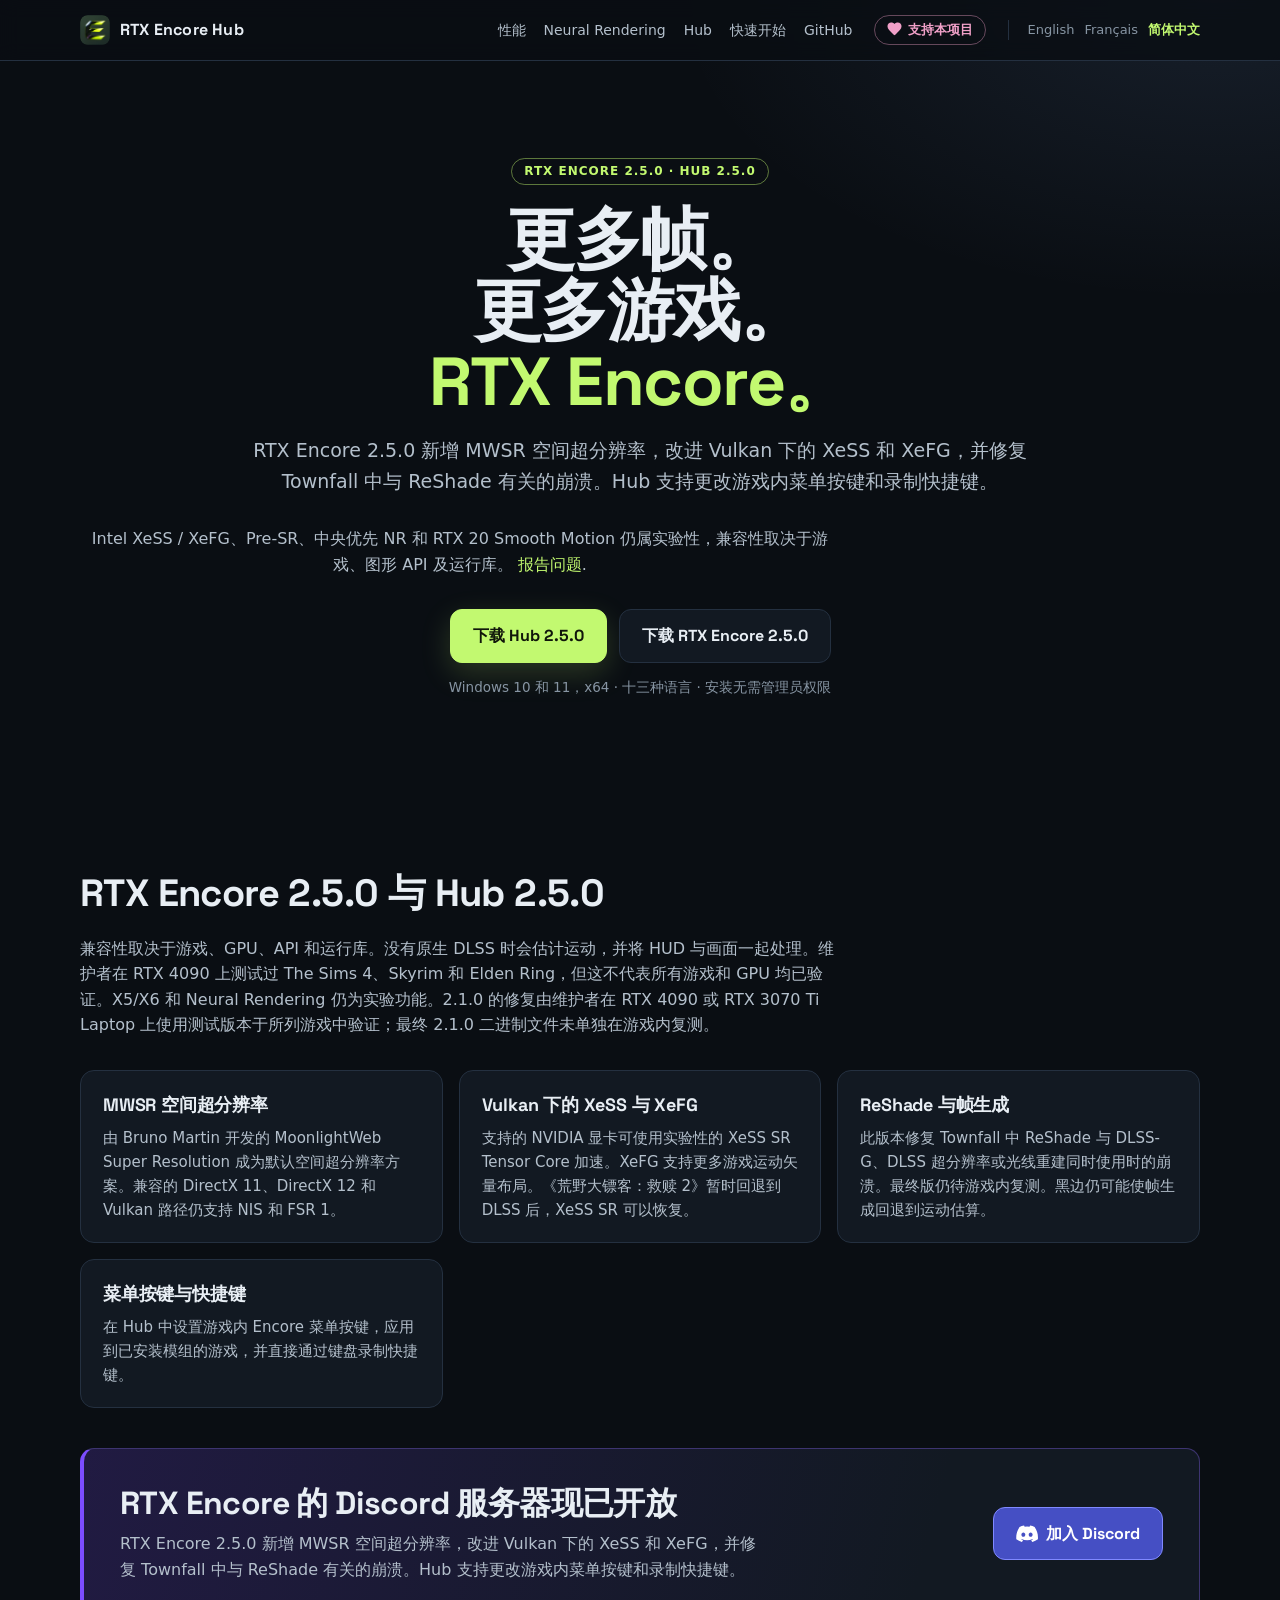
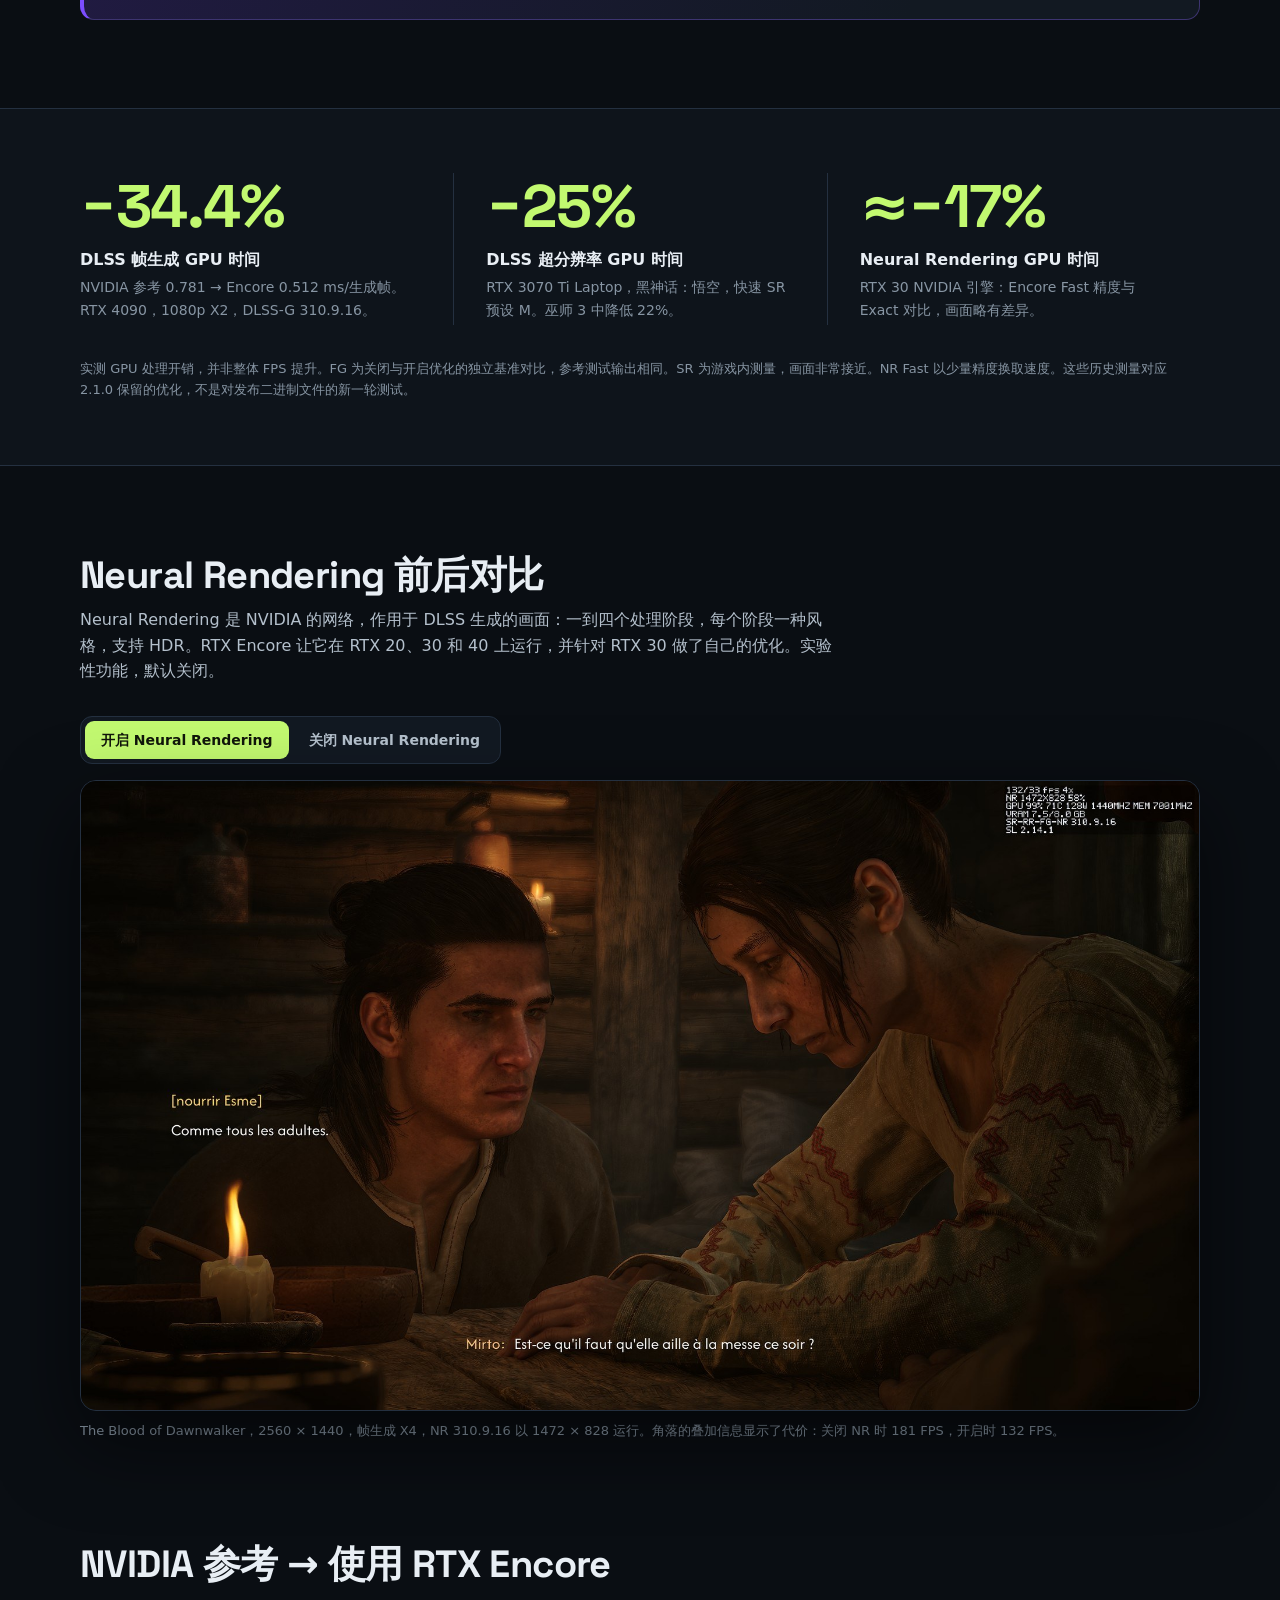
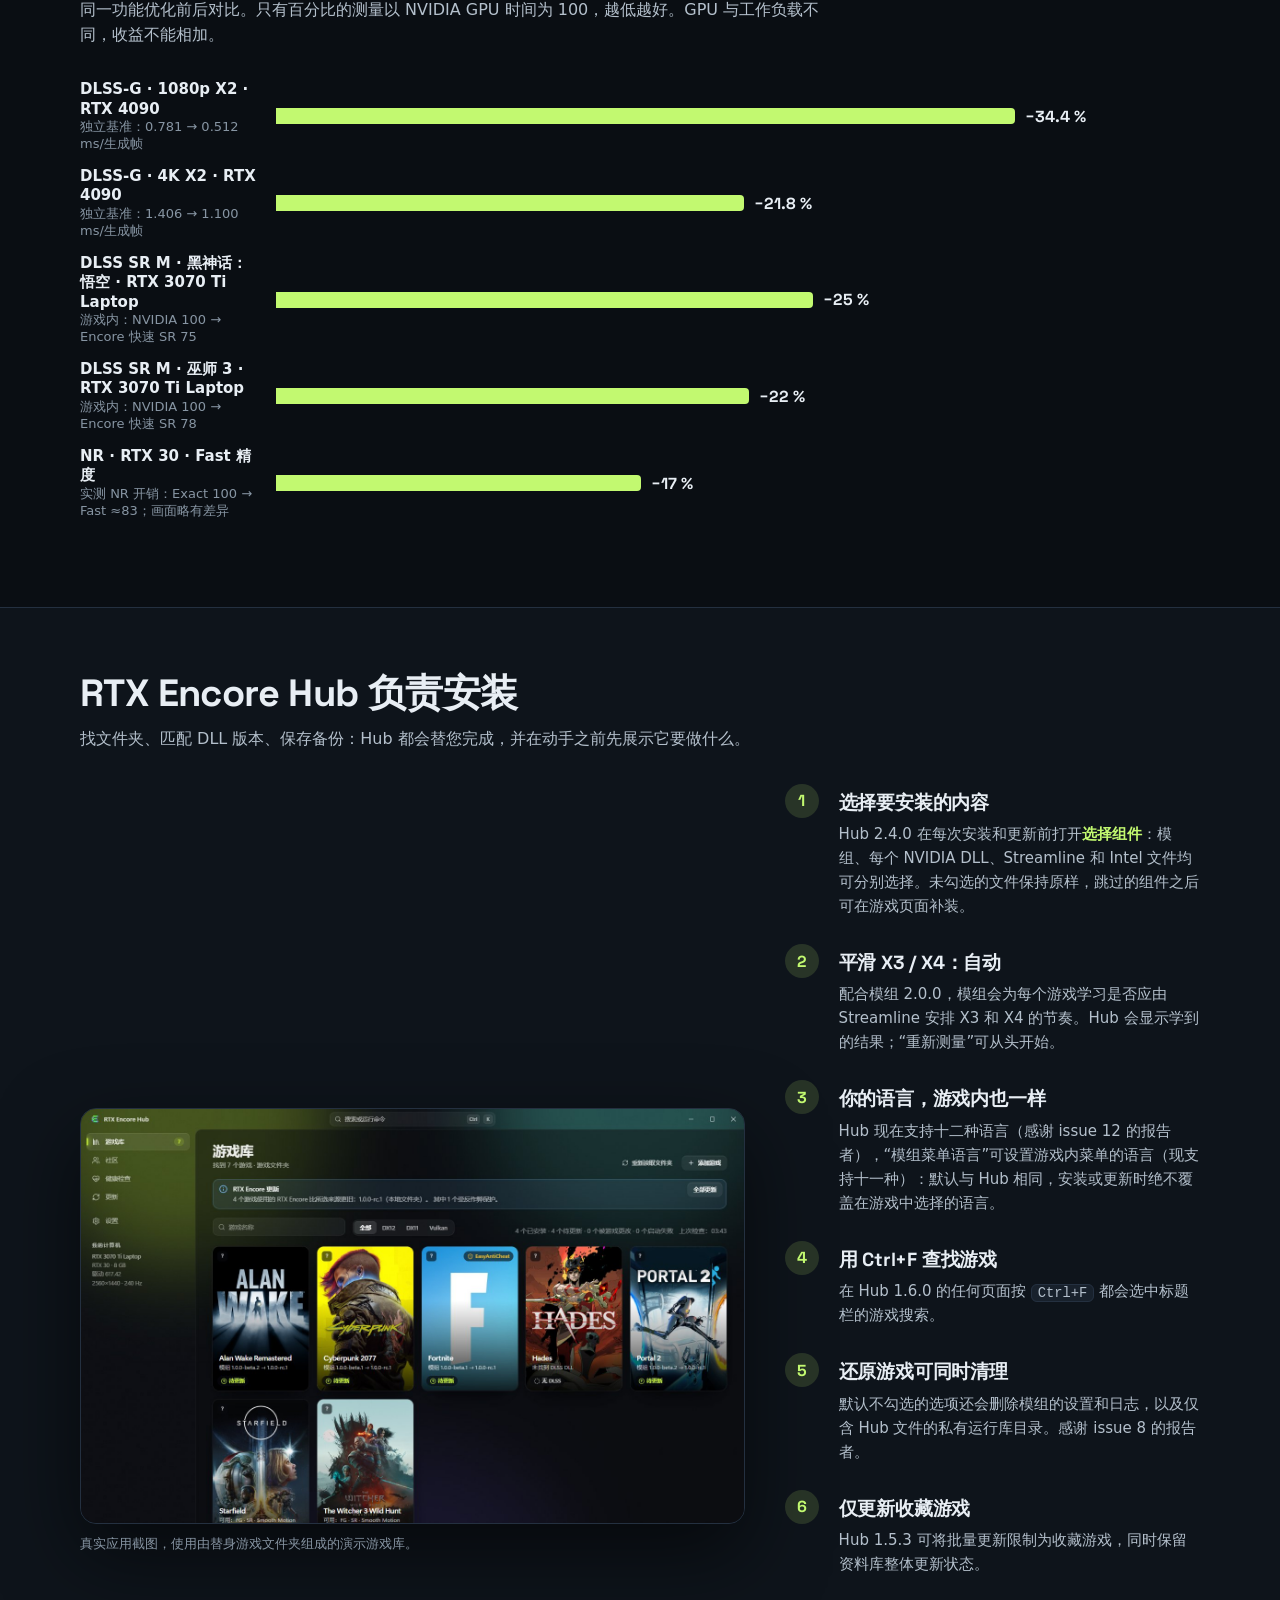
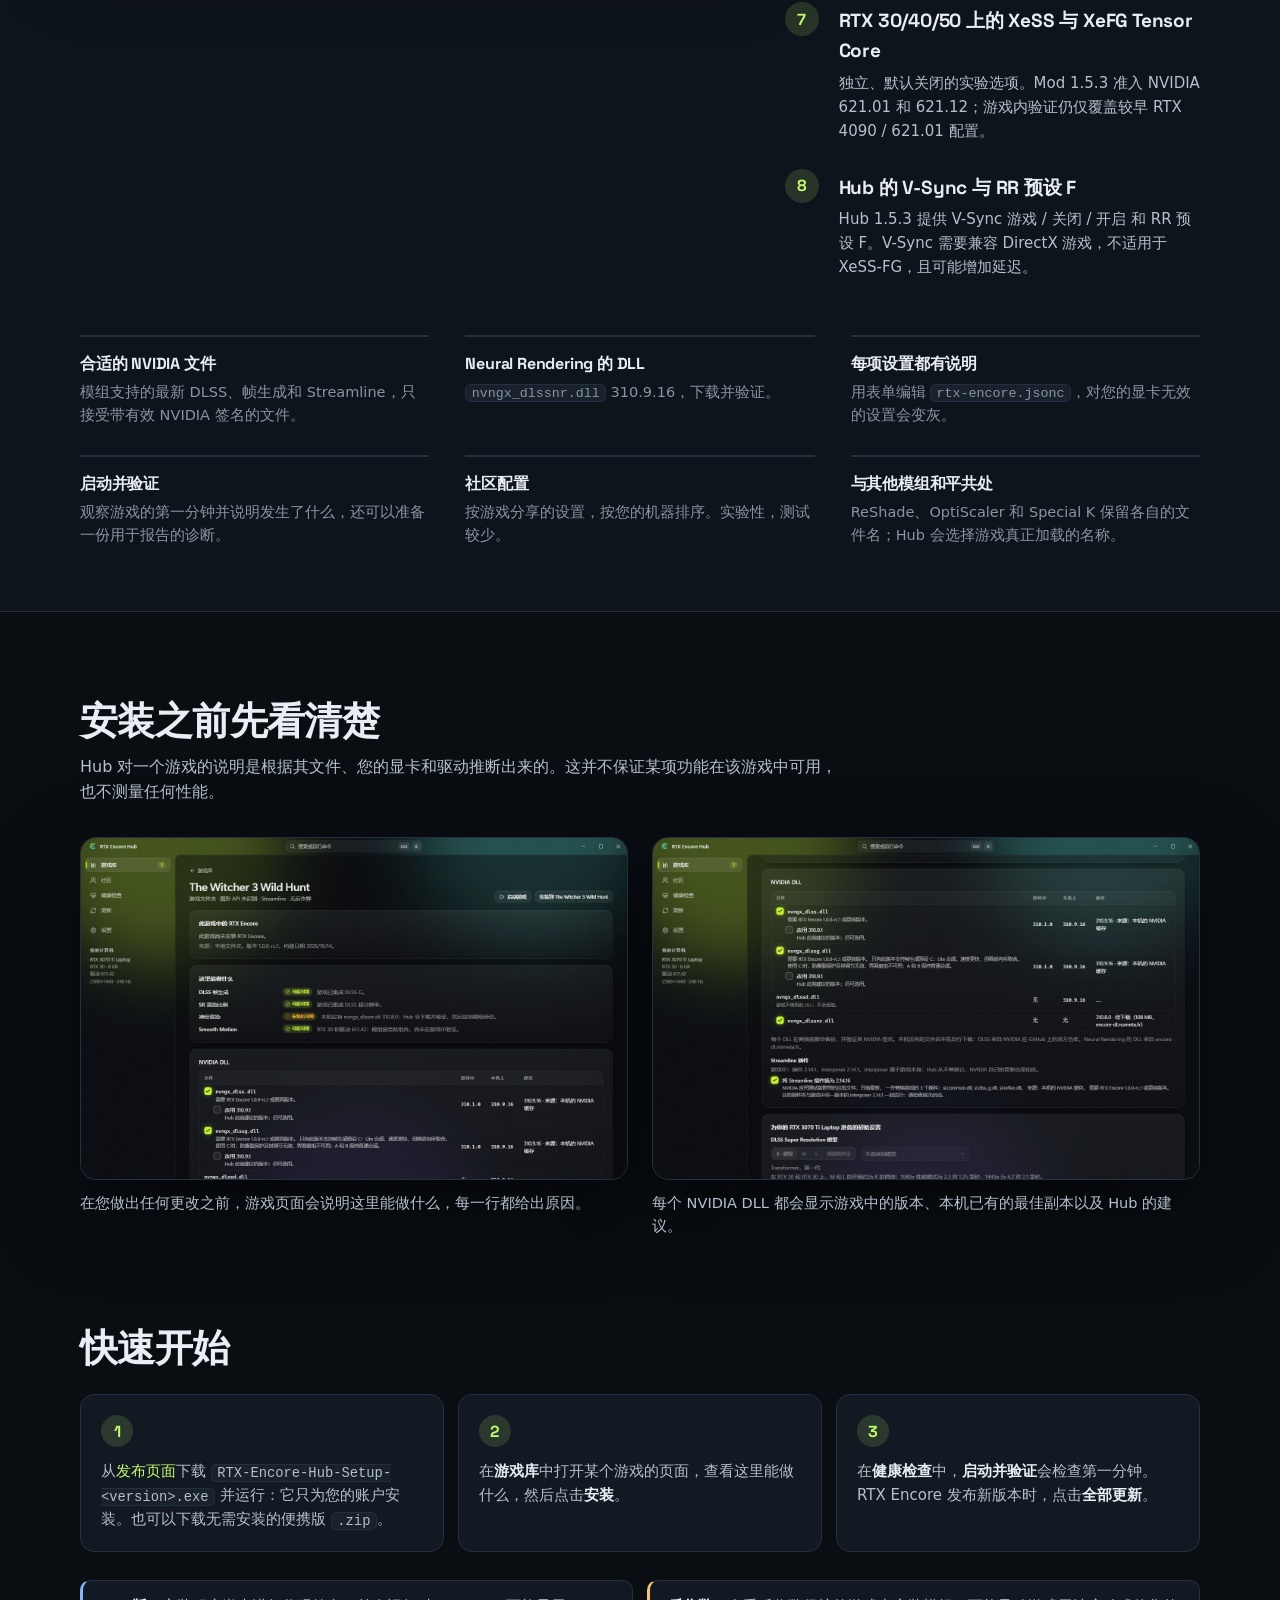
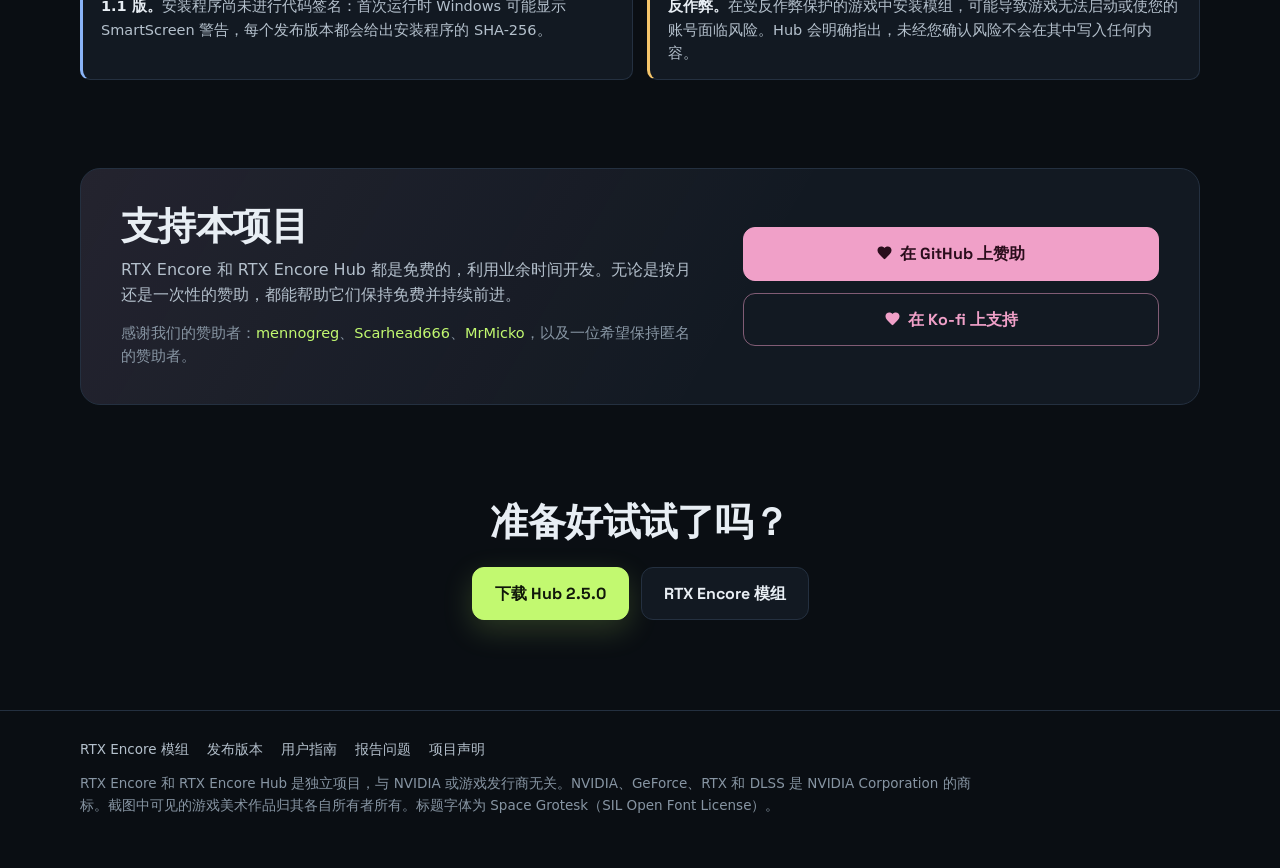
<file: zh/index.html>
<!doctype html>
<html lang="zh-CN">
<head>
<meta charset="utf-8">
<meta name="viewport" content="width=device-width, initial-scale=1">
<title>RTX Encore 2.5.0 · Hub 2.5.0</title>
<meta name="description" content="RTX Encore 2.5.0 新增 MWSR 空间超分辨率，改进 Vulkan 下的 XeSS 和 XeFG，并修复 Townfall 中与 ReShade 有关的崩溃。Hub 支持更改游戏内菜单按键和录制快捷键。">
<link rel="canonical" href="https://encore.nometa.fr/zh/">
<link rel="alternate" hreflang="en" href="https://encore.nometa.fr/">
<link rel="alternate" hreflang="fr" href="https://encore.nometa.fr/fr/">
<link rel="alternate" hreflang="zh-CN" href="https://encore.nometa.fr/zh/">
<link rel="icon" href="../assets/favicon.ico" sizes="16x16 32x32 48x48">
<link rel="icon" type="image/png" sizes="64x64" href="../assets/logo-64.png">
<link rel="apple-touch-icon" href="../assets/apple-touch-icon.png">
<link rel="preload" href="../assets/space-grotesk.woff2" as="font" type="font/woff2" crossorigin>
<meta property="og:type" content="website">
<meta property="og:title" content="RTX Encore 2.5.0 · Hub 2.5.0">
<meta property="og:description" content="RTX Encore 2.5.0 新增 MWSR 空间超分辨率，改进 Vulkan 下的 XeSS 和 XeFG，并修复 Townfall 中与 ReShade 有关的崩溃。Hub 支持更改游戏内菜单按键和录制快捷键。">
<meta property="og:url" content="https://encore.nometa.fr/zh/">
<meta property="og:image" content="https://encore.nometa.fr/assets/social-card.png">
<meta property="og:image:width" content="1200">
<meta property="og:image:height" content="630">
<meta property="og:image:alt" content="RTX Encore Hub">
<meta name="twitter:card" content="summary_large_image">
<meta name="theme-color" content="#0a0e13">
<link rel="stylesheet" href="../assets/site.css">
</head>
<body>
<header class="nav"><div class="wrap">
<a class="brand" href="../zh/"><img src="../assets/logo-64.png" alt="" width="30" height="30">RTX Encore Hub</a>
<nav><a href="#perf">性能</a><a href="#nr">Neural Rendering</a><a href="#hub">Hub</a><a href="#start">快速开始</a><a href="https://github.com/SilyNoMeta/rtx-encore-hub">GitHub</a></nav>
<a class="nav-support" href="#support"><svg class="icon" viewBox="0 0 16 16" aria-hidden="true"><path d="M8 14.2 6.9 13.2C3 9.7.5 7.4.5 4.6.5 2.3 2.3.5 4.6.5c1.3 0 2.6.6 3.4 1.6C8.8 1.1 10.1.5 11.4.5c2.3 0 4.1 1.8 4.1 4.1 0 2.8-2.5 5.1-6.4 8.6L8 14.2Z"/></svg><span>支持本项目</span></a>
<div class="langs"><a href="../" hreflang="en">English</a><a href="../fr/" hreflang="fr">Français</a><a href="../zh/" hreflang="zh-CN" aria-current="true">简体中文</a></div>
</div></header>

<main>
<div class="wrap hero">
<span class="badge">RTX Encore 2.5.0 · Hub 2.5.0</span>
<h1>更多帧。<br>更多游戏。<br><em>RTX Encore。</em></h1>
<p class="lead">RTX Encore 2.5.0 新增 MWSR 空间超分辨率，改进 Vulkan 下的 XeSS 和 XeFG，并修复 Townfall 中与 ReShade 有关的崩溃。Hub 支持更改游戏内菜单按键和录制快捷键。</p>
<p class="sub">Intel XeSS / XeFG、Pre-SR、中央优先 NR 和 RTX 20 Smooth Motion 仍属实验性，兼容性取决于游戏、图形 API 及运行库。 <a href="https://github.com/SilyNoMeta/rtx-encore/issues/new/choose">报告问题</a>.</p>
<div class="actions"><a class="button primary" href="https://github.com/SilyNoMeta/rtx-encore-hub/releases/tag/v2.5.0">下载 Hub 2.5.0</a><a class="button" href="https://github.com/SilyNoMeta/rtx-encore/releases/tag/v2.5.0">下载 RTX Encore 2.5.0</a></div>
<p class="under">Windows 10 和 11，x64 · 十三种语言 · 安装无需管理员权限</p>
</div>

<section class="news" id="features"><div class="wrap">
<h2>RTX Encore 2.5.0 与 Hub 2.5.0</h2>
<p class="sub">兼容性取决于游戏、GPU、API 和运行库。没有原生 DLSS 时会估计运动，并将 HUD 与画面一起处理。维护者在 RTX 4090 上测试过 The Sims 4、Skyrim 和 Elden Ring，但这不代表所有游戏和 GPU 均已验证。X5/X6 和 Neural Rendering 仍为实验功能。2.1.0 的修复由维护者在 RTX 4090 或 RTX 3070 Ti Laptop 上使用测试版本于所列游戏中验证；最终 2.1.0 二进制文件未单独在游戏内复测。</p>
<div class="news-grid"><div class="card"><h3>MWSR 空间超分辨率</h3><p>由 Bruno Martin 开发的 MoonlightWeb Super Resolution 成为默认空间超分辨率方案。兼容的 DirectX 11、DirectX 12 和 Vulkan 路径仍支持 NIS 和 FSR 1。</p></div>
<div class="card"><h3>Vulkan 下的 XeSS 与 XeFG</h3><p>支持的 NVIDIA 显卡可使用实验性的 XeSS SR Tensor Core 加速。XeFG 支持更多游戏运动矢量布局。《荒野大镖客：救赎 2》暂时回退到 DLSS 后，XeSS SR 可以恢复。</p></div>
<div class="card"><h3>ReShade 与帧生成</h3><p>此版本修复 Townfall 中 ReShade 与 DLSS-G、DLSS 超分辨率或光线重建同时使用时的崩溃。最终版仍待游戏内复测。黑边仍可能使帧生成回退到运动估算。</p></div>
<div class="card"><h3>菜单按键与快捷键</h3><p>在 Hub 中设置游戏内 Encore 菜单按键，应用到已安装模组的游戏，并直接通过键盘录制快捷键。</p></div>
</div>
</div></section>

<section class="community wrap" aria-labelledby="community-title">
<div>
<h2 id="community-title">RTX Encore 的 Discord 服务器现已开放</h2>
<p>RTX Encore 2.5.0 新增 MWSR 空间超分辨率，改进 Vulkan 下的 XeSS 和 XeFG，并修复 Townfall 中与 ReShade 有关的崩溃。Hub 支持更改游戏内菜单按键和录制快捷键。</p>
</div>
<a class="button discord" href="https://discord.gg/Zwmq4Xc2Br"><svg viewBox="0 0 24 24" width="22" height="22" fill="currentColor" aria-hidden="true"><path d="M20.317 4.37a19.8 19.8 0 0 0-4.885-1.515c-.21.38-.452.892-.62 1.3a18.2 18.2 0 0 0-5.42 0 14 14 0 0 0-.628-1.3 19.7 19.7 0 0 0-4.888 1.52C.785 8.95-.053 13.41.366 17.808a20 20 0 0 0 5.993 3.03c.484-.654.915-1.35 1.287-2.082a13 13 0 0 1-2.027-.966l.497-.386c3.908 1.82 8.16 1.82 12.022 0l.498.386a13 13 0 0 1-2.03.968c.372.73.802 1.427 1.287 2.08a20 20 0 0 0 5.995-3.03c.492-5.1-.84-9.52-3.571-13.438ZM8.02 15.1c-1.173 0-2.134-1.073-2.134-2.392s.94-2.394 2.134-2.394c1.205 0 2.155 1.083 2.134 2.394 0 1.32-.94 2.392-2.134 2.392Zm7.96 0c-1.173 0-2.134-1.073-2.134-2.392s.94-2.394 2.134-2.394c1.205 0 2.155 1.083 2.134 2.394 0 1.32-.93 2.392-2.134 2.392Z"/></svg>加入 Discord</a>
</section>

<section class="band" id="perf"><div class="wrap">
<div class="stats">
<div class="stat"><span class="figure">−34.4%</span><span class="unit">DLSS 帧生成 GPU 时间</span><span class="context">NVIDIA 参考 0.781 → Encore 0.512 ms/生成帧。RTX 4090，1080p X2，DLSS-G 310.9.16。</span></div>
<div class="stat"><span class="figure">−25%</span><span class="unit">DLSS 超分辨率 GPU 时间</span><span class="context">RTX 3070 Ti Laptop，黑神话：悟空，快速 SR 预设 M。巫师 3 中降低 22%。</span></div>
<div class="stat"><span class="figure">≈−17%</span><span class="unit">Neural Rendering GPU 时间</span><span class="context">RTX 30 NVIDIA 引擎：Encore Fast 精度与 Exact 对比，画面略有差异。</span></div>
</div>
<p class="stats-note">实测 GPU 处理开销，并非整体 FPS 提升。FG 为关闭与开启优化的独立基准对比，参考测试输出相同。SR 为游戏内测量，画面非常接近。NR Fast 以少量精度换取速度。这些历史测量对应 2.1.0 保留的优化，不是对发布二进制文件的新一轮测试。</p>
</div></section>

<section id="nr"><div class="wrap">
<h2>Neural Rendering 前后对比</h2>
<p class="sub">Neural Rendering 是 NVIDIA 的网络，作用于 DLSS 生成的画面：一到四个处理阶段，每个阶段一种风格，支持 HDR。RTX Encore 让它在 RTX 20、30 和 40 上运行，并针对 RTX 30 做了自己的优化。实验性功能，默认关闭。</p>
<div class="compare-nr">
<input type="radio" name="nr-view" id="nr-on" checked><input type="radio" name="nr-view" id="nr-off">
<div class="tabs"><label for="nr-on">开启 Neural Rendering</label><label for="nr-off">关闭 Neural Rendering</label></div>
<div class="frames shot"><img class="on" src="../assets/nr-on.jpg" alt="开启 Neural Rendering" width="1920" height="1080" loading="lazy"><img class="off" src="../assets/nr-off.jpg" alt="关闭 Neural Rendering" width="1920" height="1080" loading="lazy"></div>
<p class="caption">The Blood of Dawnwalker，2560 × 1440，帧生成 X4，NR 310.9.16 以 1472 × 828 运行。角落的叠加信息显示了代价：关闭 NR 时 181 FPS，开启时 132 FPS。</p>
</div>
</div></section>

<section><div class="wrap">
<h2>NVIDIA 参考 → 使用 RTX Encore</h2>
<p class="sub">同一功能优化前后对比。只有百分比的测量以 NVIDIA GPU 时间为 100，越低越好。GPU 与工作负载不同，收益不能相加。</p>
<div class="chart" role="img" aria-label="各项优化节省的 GPU 时间条形图，单位为百分比。">
<div class="c-row" title="DLSS-G · 1080p X2 · RTX 4090, 独立基准：0.781 → 0.512 ms/生成帧: −34.4 %"><div class="c-label"><span class="c-name">DLSS-G · 1080p X2 · RTX 4090</span><span class="c-where">独立基准：0.781 → 0.512 ms/生成帧</span></div><div class="c-track"><span class="c-bar" style="width:80.0%"></span><span class="c-value">−34.4 %</span></div></div>
<div class="c-row" title="DLSS-G · 4K X2 · RTX 4090, 独立基准：1.406 → 1.100 ms/生成帧: −21.8 %"><div class="c-label"><span class="c-name">DLSS-G · 4K X2 · RTX 4090</span><span class="c-where">独立基准：1.406 → 1.100 ms/生成帧</span></div><div class="c-track"><span class="c-bar" style="width:50.7%"></span><span class="c-value">−21.8 %</span></div></div>
<div class="c-row" title="DLSS SR M · 黑神话：悟空 · RTX 3070 Ti Laptop, 游戏内：NVIDIA 100 → Encore 快速 SR 75: −25 %"><div class="c-label"><span class="c-name">DLSS SR M · 黑神话：悟空 · RTX 3070 Ti Laptop</span><span class="c-where">游戏内：NVIDIA 100 → Encore 快速 SR 75</span></div><div class="c-track"><span class="c-bar" style="width:58.1%"></span><span class="c-value">−25 %</span></div></div>
<div class="c-row" title="DLSS SR M · 巫师 3 · RTX 3070 Ti Laptop, 游戏内：NVIDIA 100 → Encore 快速 SR 78: −22 %"><div class="c-label"><span class="c-name">DLSS SR M · 巫师 3 · RTX 3070 Ti Laptop</span><span class="c-where">游戏内：NVIDIA 100 → Encore 快速 SR 78</span></div><div class="c-track"><span class="c-bar" style="width:51.2%"></span><span class="c-value">−22 %</span></div></div>
<div class="c-row" title="NR · RTX 30 · Fast 精度, 实测 NR 开销：Exact 100 → Fast ≈83；画面略有差异: −17 %"><div class="c-label"><span class="c-name">NR · RTX 30 · Fast 精度</span><span class="c-where">实测 NR 开销：Exact 100 → Fast ≈83；画面略有差异</span></div><div class="c-track"><span class="c-bar" style="width:39.5%"></span><span class="c-value">−17 %</span></div></div>
</div>
</div></section>

<section class="band" id="hub"><div class="wrap">
<h2>RTX Encore Hub 负责安装</h2>
<p class="sub">找文件夹、匹配 DLL 版本、保存备份：Hub 都会替您完成，并在动手之前先展示它要做什么。</p>
<div class="hub">
<figure><div class="shot"><img src="../assets/library.zh.jpg" alt="Hub 的游戏库，包含每个安装的状态和更新横幅" width="1440" height="900" loading="lazy"></div><figcaption>真实应用截图，使用由替身游戏文件夹组成的演示游戏库。</figcaption></figure>
<ol class="points">
<li><h3>选择要安装的内容</h3><p>Hub 2.4.0 在每次安装和更新前打开<b>选择组件</b>：模组、每个 NVIDIA DLL、Streamline 和 Intel 文件均可分别选择。未勾选的文件保持原样，跳过的组件之后可在游戏页面补装。</p></li>
<li><h3>平滑 X3 / X4：自动</h3><p>配合模组 2.0.0，模组会为每个游戏学习是否应由 Streamline 安排 X3 和 X4 的节奏。Hub 会显示学到的结果；“重新测量”可从头开始。</p></li>
<li><h3>你的语言，游戏内也一样</h3><p>Hub 现在支持十二种语言（感谢 issue 12 的报告者），“模组菜单语言”可设置游戏内菜单的语言（现支持十一种）：默认与 Hub 相同，安装或更新时绝不覆盖在游戏中选择的语言。</p></li>
<li><h3>用 Ctrl+F 查找游戏</h3><p>在 Hub 1.6.0 的任何页面按 <code>Ctrl+F</code> 都会选中标题栏的游戏搜索。</p></li>
<li><h3>还原游戏可同时清理</h3><p>默认不勾选的选项还会删除模组的设置和日志，以及仅含 Hub 文件的私有运行库目录。感谢 issue 8 的报告者。</p></li>
<li><h3>仅更新收藏游戏</h3><p>Hub 1.5.3 可将批量更新限制为收藏游戏，同时保留资料库整体更新状态。</p></li>
<li><h3>RTX 30/40/50 上的 XeSS 与 XeFG Tensor Core</h3><p>独立、默认关闭的实验选项。Mod 1.5.3 准入 NVIDIA 621.01 和 621.12；游戏内验证仍仅覆盖较早 RTX 4090 / 621.01 配置。</p></li>
<li><h3>Hub 的 V-Sync 与 RR 预设 F</h3><p>Hub 1.5.3 提供 V-Sync 游戏 / 关闭 / 开启 和 RR 预设 F。V-Sync 需要兼容 DirectX 游戏，不适用于 XeSS-FG，且可能增加延迟。</p></li>
</ol>
</div>
<div class="more">
<div><h3>合适的 NVIDIA 文件</h3><p>模组支持的最新 DLSS、帧生成和 Streamline，只接受带有效 NVIDIA 签名的文件。</p></div>
<div><h3>Neural Rendering 的 DLL</h3><p><code>nvngx_dlssnr.dll</code> 310.9.16，下载并验证。</p></div>
<div><h3>每项设置都有说明</h3><p>用表单编辑 <code>rtx-encore.jsonc</code>，对您的显卡无效的设置会变灰。</p></div>
<div><h3>启动并验证</h3><p>观察游戏的第一分钟并说明发生了什么，还可以准备一份用于报告的诊断。</p></div>
<div><h3>社区配置</h3><p>按游戏分享的设置，按您的机器排序。实验性，测试较少。</p></div>
<div><h3>与其他模组和平共处</h3><p>ReShade、OptiScaler 和 Special K 保留各自的文件名；Hub 会选择游戏真正加载的名称。</p></div>
</div>
</div></section>

<section id="look"><div class="wrap">
<h2>安装之前先看清楚</h2>
<p class="sub">Hub 对一个游戏的说明是根据其文件、您的显卡和驱动推断出来的。这并不保证某项功能在该游戏中可用，也不测量任何性能。</p>
<div class="look">
<figure><div class="shot"><img src="../assets/game-inspection.zh.jpg" alt="在您做出任何更改之前，游戏页面会说明这里能做什么，每一行都给出原因。" width="1440" height="900" loading="lazy"></div><figcaption>在您做出任何更改之前，游戏页面会说明这里能做什么，每一行都给出原因。</figcaption></figure>
<figure><div class="shot"><img src="../assets/nvidia-files.zh.jpg" alt="每个 NVIDIA DLL 都会显示游戏中的版本、本机已有的最佳副本以及 Hub 的建议。" width="1440" height="900" loading="lazy"></div><figcaption>每个 NVIDIA DLL 都会显示游戏中的版本、本机已有的最佳副本以及 Hub 的建议。</figcaption></figure>
</div>
</div></section>

<section id="start"><div class="wrap">
<h2>快速开始</h2>
<ol class="steps">
<li><span>从<a href="https://github.com/SilyNoMeta/rtx-encore-hub/releases">发布页面</a>下载 <code>RTX-Encore-Hub-Setup-&lt;version&gt;.exe</code> 并运行：它只为您的账户安装。也可以下载无需安装的便携版 <code>.zip</code>。</span></li>
<li><span>在<strong>游戏库</strong>中打开某个游戏的页面，查看这里能做什么，然后点击<strong>安装</strong>。</span></li>
<li><span>在<strong>健康检查</strong>中，<strong>启动并验证</strong>会检查第一分钟。RTX Encore 发布新版本时，点击<strong>全部更新</strong>。</span></li>
</ol>
<div class="notes">
<div class="note "><strong>1.1 版。</strong>安装程序尚未进行代码签名：首次运行时 Windows 可能显示 SmartScreen 警告，每个发布版本都会给出安装程序的 SHA-256。</div>
<div class="note warn"><strong>反作弊。</strong>在受反作弊保护的游戏中安装模组，可能导致游戏无法启动或使您的账号面临风险。Hub 会明确指出，未经您确认风险不会在其中写入任何内容。</div>
</div>
</div></section>

<section id="support"><div class="wrap">
<div class="support">
<div>
<h2>支持本项目</h2>
<p>RTX Encore 和 RTX Encore Hub 都是免费的，利用业余时间开发。无论是按月还是一次性的赞助，都能帮助它们保持免费并持续前进。</p>
<p class="thanks">感谢我们的赞助者：<a href="https://github.com/mennogreg">mennogreg</a>、<a href="https://github.com/Scarhead666">Scarhead666</a>、<a href="https://github.com/MrMicko">MrMicko</a>，以及一位希望保持匿名的赞助者。</p>
</div>
<div class="support-actions"><a class="button sponsor" href="https://github.com/sponsors/SilyNoMeta"><svg class="icon" viewBox="0 0 16 16" aria-hidden="true"><path d="M8 14.2 6.9 13.2C3 9.7.5 7.4.5 4.6.5 2.3 2.3.5 4.6.5c1.3 0 2.6.6 3.4 1.6C8.8 1.1 10.1.5 11.4.5c2.3 0 4.1 1.8 4.1 4.1 0 2.8-2.5 5.1-6.4 8.6L8 14.2Z"/></svg>在 GitHub 上赞助</a><a class="button kofi" href="https://ko-fi.com/silynometa"><svg class="icon" viewBox="0 0 16 16" aria-hidden="true"><path d="M8 14.2 6.9 13.2C3 9.7.5 7.4.5 4.6.5 2.3 2.3.5 4.6.5c1.3 0 2.6.6 3.4 1.6C8.8 1.1 10.1.5 11.4.5c2.3 0 4.1 1.8 4.1 4.1 0 2.8-2.5 5.1-6.4 8.6L8 14.2Z"/></svg>在 Ko-fi 上支持</a></div>
</div>
</div></section>

<div class="wrap cta">
<h2>准备好试试了吗？</h2>
<div class="actions"><a class="button primary" href="https://github.com/SilyNoMeta/rtx-encore-hub/releases/tag/v2.5.0">下载 Hub 2.5.0</a><a class="button" href="https://github.com/SilyNoMeta/rtx-encore">RTX Encore 模组</a></div>
</div>
</main>

<footer><div class="wrap">
<div class="links"><a href="https://github.com/SilyNoMeta/rtx-encore">RTX Encore 模组</a><a href="https://github.com/SilyNoMeta/rtx-encore-hub/releases">发布版本</a><a href="https://github.com/SilyNoMeta/rtx-encore-hub/blob/main/docs/USER-GUIDE.zh-CN.md">用户指南</a><a href="https://github.com/SilyNoMeta/rtx-encore-hub/issues/new/choose">报告问题</a><a href="https://github.com/SilyNoMeta/rtx-encore-hub/blob/main/docs/NOTICES.zh-CN.md">项目声明</a></div>
<p>RTX Encore 和 RTX Encore Hub 是独立项目，与 NVIDIA 或游戏发行商无关。NVIDIA、GeForce、RTX 和 DLSS 是 NVIDIA Corporation 的商标。截图中可见的游戏美术作品归其各自所有者所有。标题字体为 Space Grotesk（SIL Open Font License）。</p>
</div></footer>
</body>
</html>
</file>
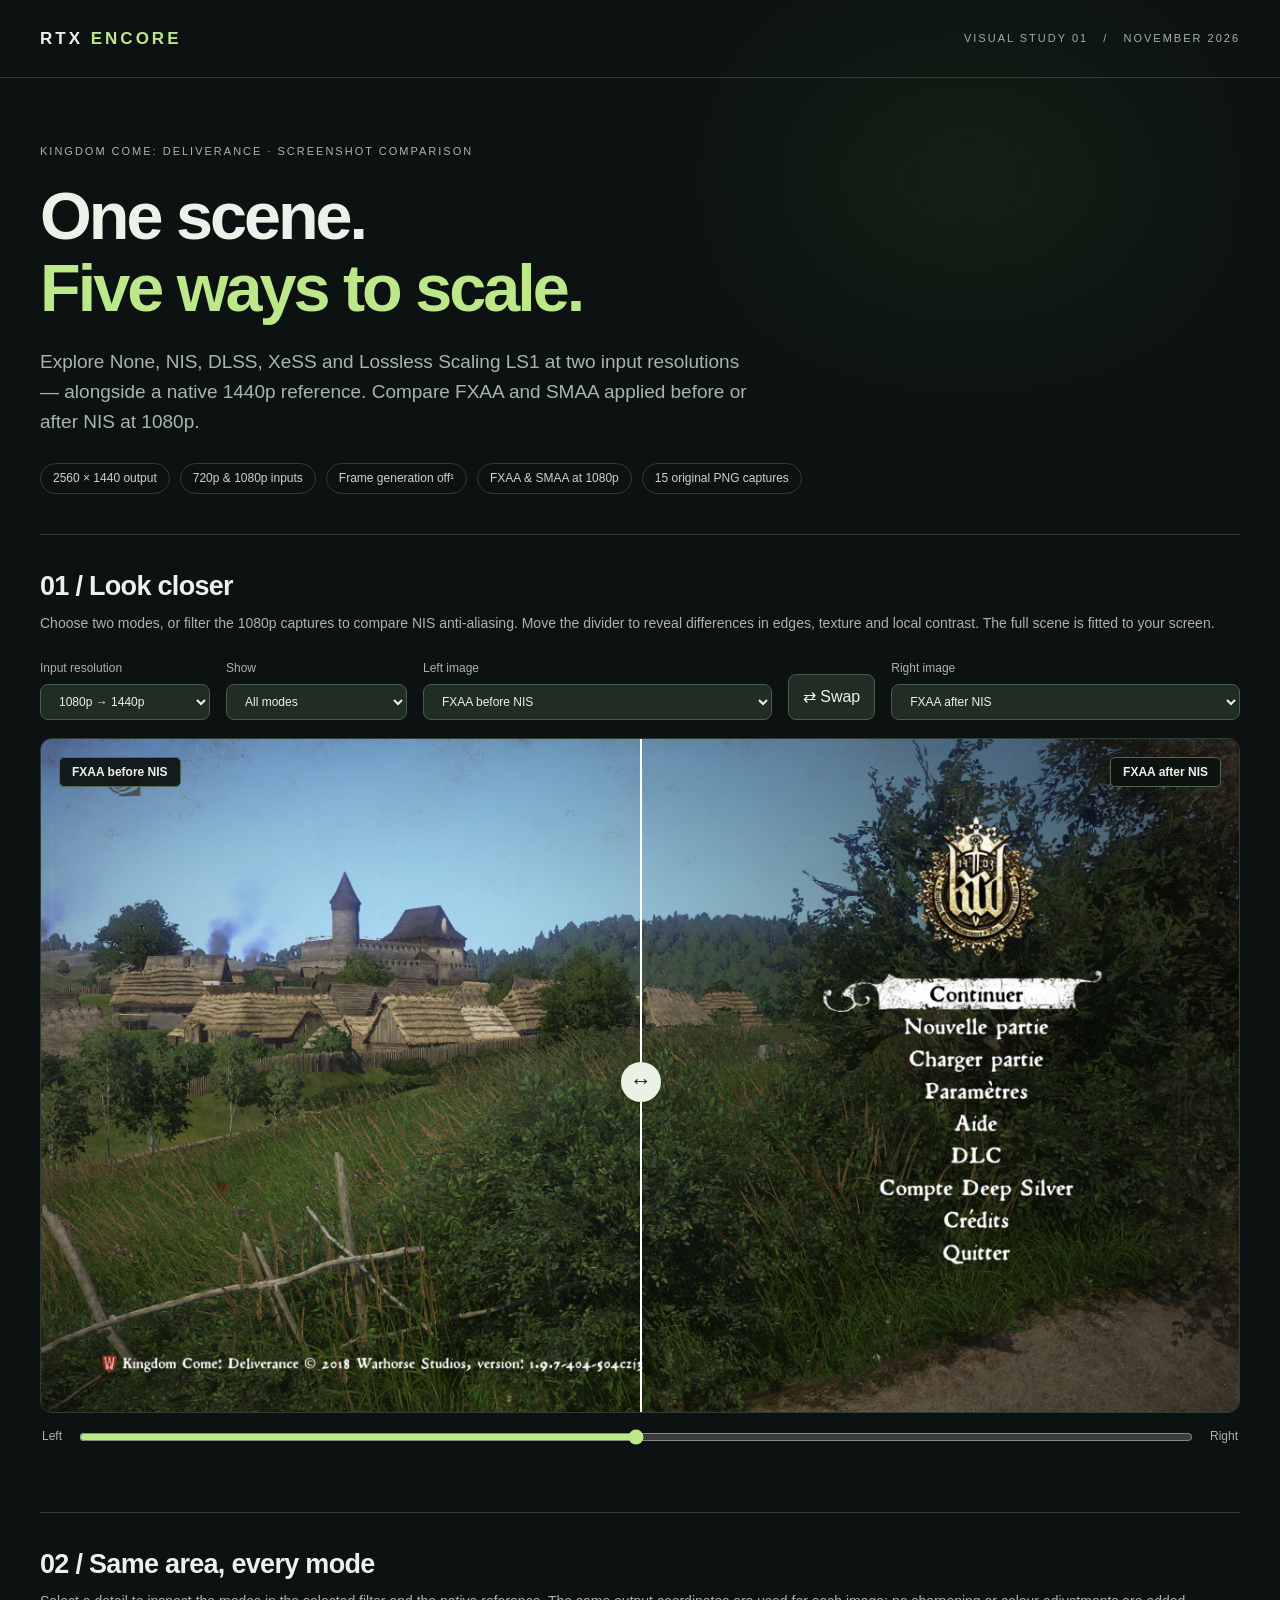
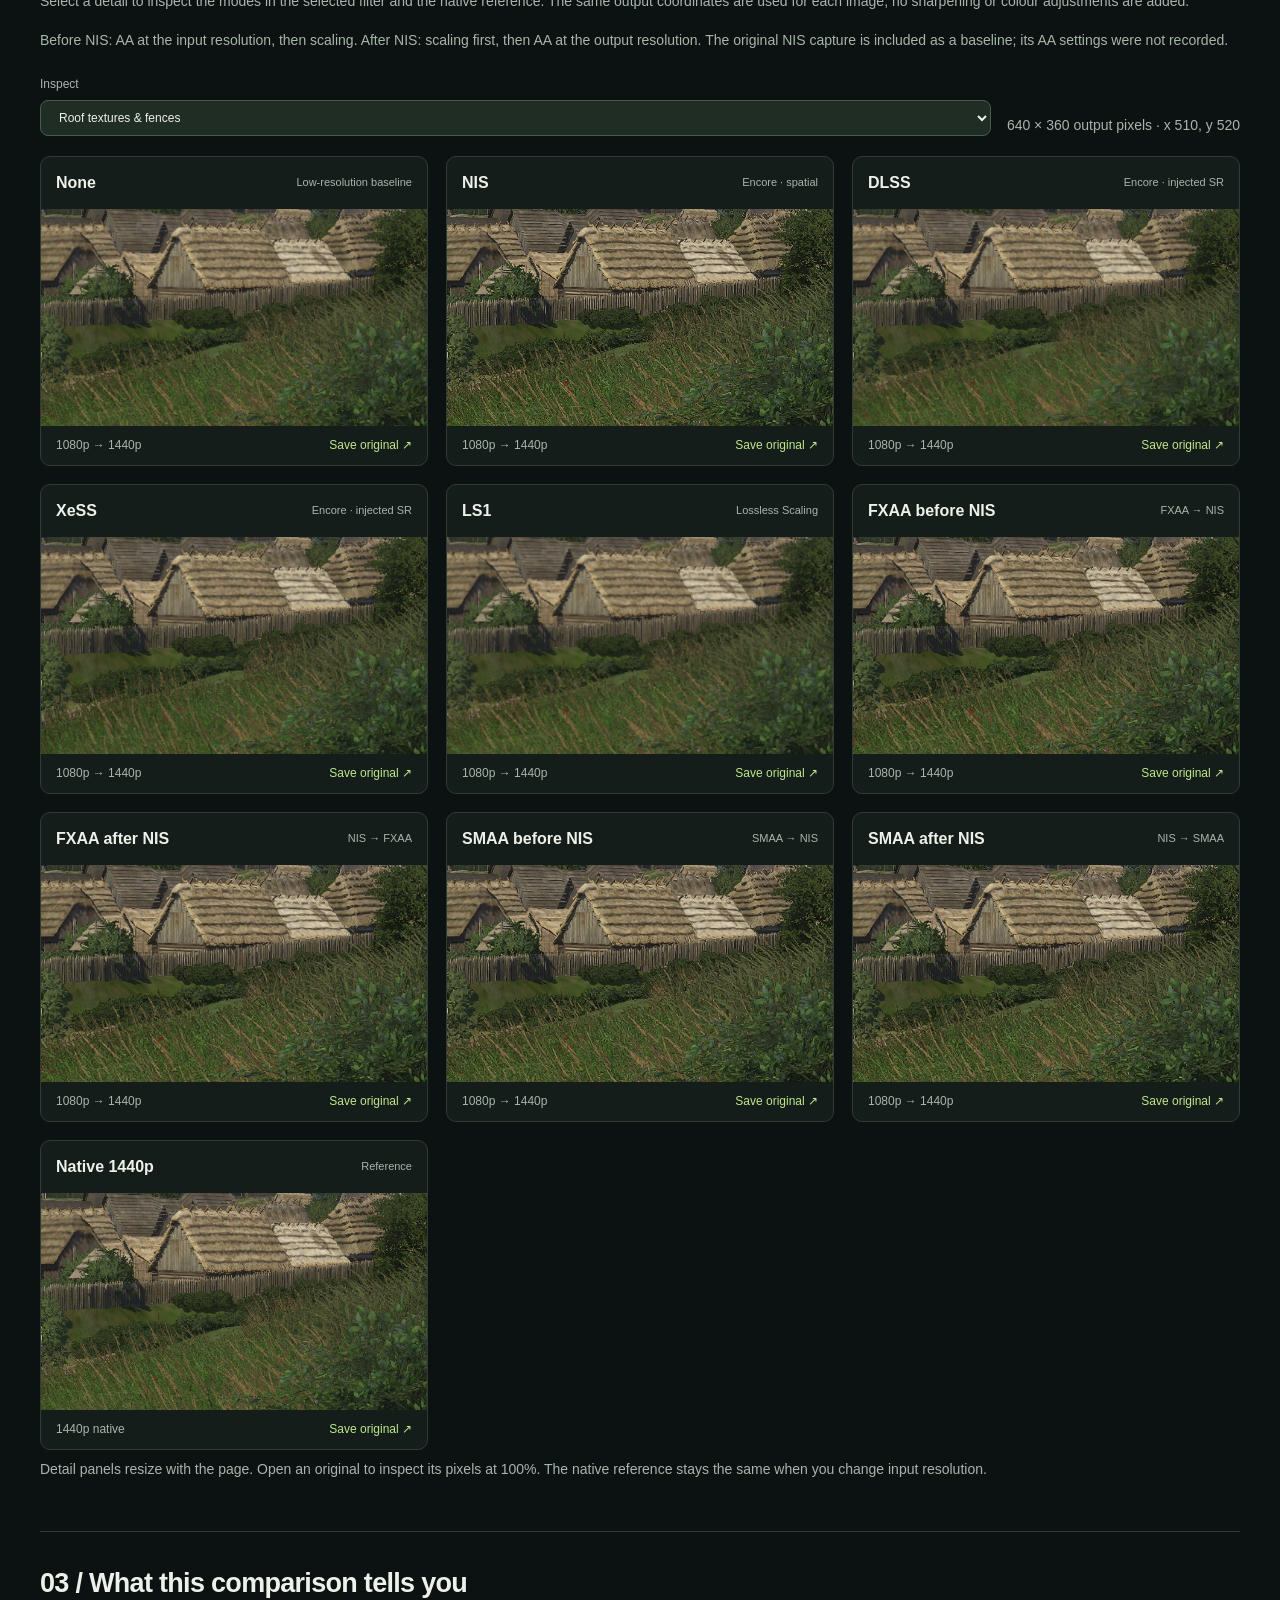
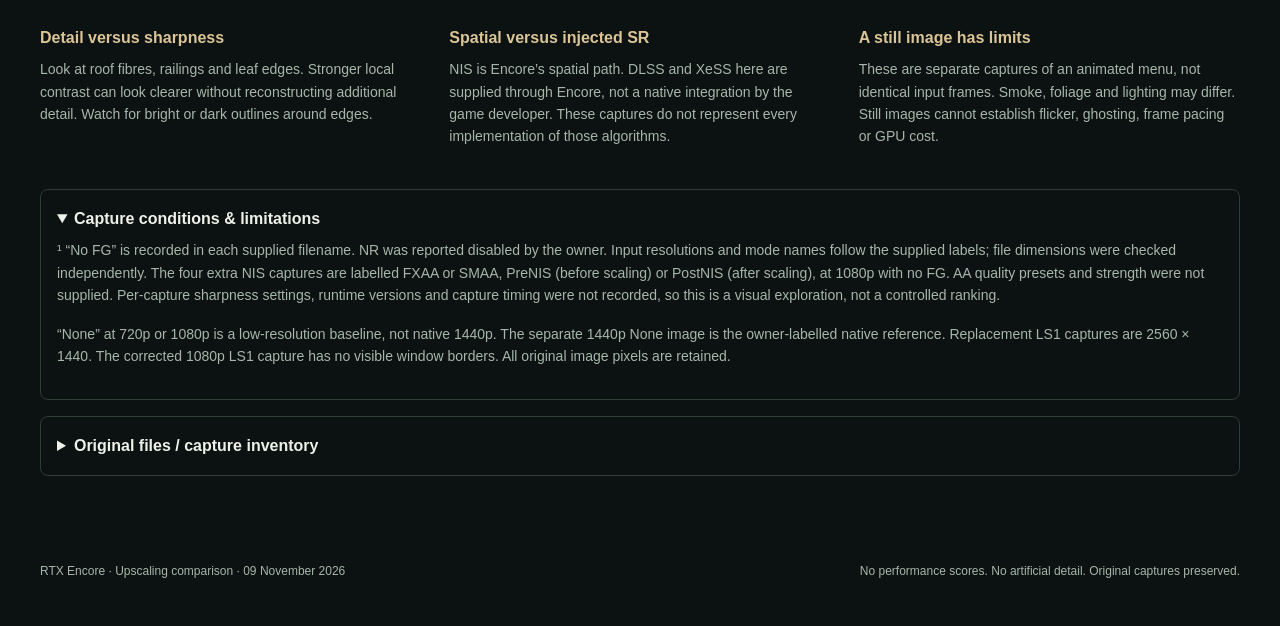
<file: compare/kcd/index.html>
<!doctype html>
<html lang="en"><head><meta charset="utf-8"><meta name="viewport" content="width=device-width,initial-scale=1"><meta name="color-scheme" content="dark"><title>RTX Encore — Kingdom Come: Deliverance / Upscaling study</title>
<style>
:root{--bg:#0c1211;--panel:#151d1a;--ink:#edf1e9;--muted:#a7b6ab;--line:#2e3c34;--green:#bce88a;--gold:#dbc596}*{box-sizing:border-box}body{margin:0;background:var(--bg);color:var(--ink);font:16px/1.6 'Segoe UI',Arial,sans-serif}a{color:var(--green)}button,select,input{font:inherit}button,select{background:#202d25;border:1px solid #485c4d;color:var(--ink);border-radius:8px;padding:9px 14px;cursor:pointer}button:hover{background:#324333}button:focus-visible,select:focus-visible,a:focus-visible,input:focus-visible{outline:3px solid var(--gold);outline-offset:4px}main,nav{max-width:1440px;margin:auto;padding:0 40px}nav{display:flex;align-items:center;justify-content:space-between;padding-top:25px;padding-bottom:25px;border-bottom:1px solid var(--line)}.brand{font-weight:800;letter-spacing:3px;font-size:17px}.brand i{color:var(--green);font-style:normal}.navnote,.eyebrow{text-transform:uppercase;letter-spacing:2px;font-size:11px;color:var(--muted)}header{padding:65px 0 40px;position:relative}header:before{content:'';position:absolute;right:8%;top:0;width:350px;height:200px;background:#335c2b;filter:blur(100px);opacity:.25;pointer-events:none}h1{font-size:clamp(36px,5.2vw,74px);line-height:1.08;letter-spacing:-3px;margin:20px 0 22px;font-weight:650}h1 em{font-style:normal;color:var(--green)}.intro{max-width:720px;color:var(--muted);font-size:19px}.chips{display:flex;gap:10px;flex-wrap:wrap;margin-top:25px}.chip{font-size:12px;border:1px solid var(--line);padding:5px 12px;border-radius:30px;color:#cad6ca}.section{padding:35px 0;border-top:1px solid var(--line)}h2{font-size:27px;line-height:1.2;letter-spacing:-.7px;margin:0 0 10px}p{margin:8px 0 16px}.sub{color:var(--muted);font-size:14px}.controls{display:flex;align-items:end;gap:16px;flex-wrap:wrap;margin:24px 0 18px}.control{display:flex;flex-direction:column;gap:6px;font-size:12px;color:var(--muted)}.control select{min-width:170px}.control.grow{flex:1}.control.grow select{width:100%}.stage{position:relative;aspect-ratio:16/9;background:#030706;border:1px solid var(--line);overflow:hidden;border-radius:12px}.stage img{position:absolute;width:100%;height:100%;inset:0;object-fit:fill}.layer{position:absolute;inset:0;clip-path:inset(0 50% 0 0)}.divider{position:absolute;top:0;bottom:0;left:50%;border-left:2px solid #fff;pointer-events:none}.divider:after{content:'↔';position:absolute;left:-21px;top:48%;background:#eaf2e6;color:#142016;border-radius:50%;width:40px;height:40px;text-align:center;line-height:38px;font-size:22px}.badge{position:absolute;top:18px;padding:6px 12px;background:#0b120fe8;border:1px solid #526750;border-radius:5px;font-size:12px;font-weight:600;z-index:2}.badge{max-width:46%;line-height:1.35}.badge.left{left:18px}.badge.right{right:18px}.sliderline{display:flex;align-items:center;gap:15px;padding:14px 2px;color:var(--muted);font-size:12px}.sliderline input{flex:1;accent-color:var(--green);cursor:ew-resize}.notice{border-left:3px solid var(--gold);padding:9px 16px;background:#26261b;color:#d9cfac;font-size:13px;margin-top:10px}.grid{display:grid;grid-template-columns:repeat(3,minmax(0,1fr));gap:18px;margin-top:20px}.card{border:1px solid var(--line);background:var(--panel);border-radius:10px;overflow:hidden}.cardhead{display:flex;justify-content:space-between;align-items:center;flex-wrap:wrap;gap:0 8px;padding:13px 15px}.cardhead strong{font-size:16px}.cardhead small{font-size:11px;color:var(--muted)}.crop{position:relative;aspect-ratio:16/9;overflow:hidden;background:#020504}.crop img{position:absolute;max-width:none}.cardfoot{padding:10px 15px;display:flex;justify-content:space-between;font-size:12px;color:var(--muted)}.cardfoot a{text-decoration:none}.info-grid{display:grid;grid-template-columns:repeat(3,1fr);gap:28px;margin:25px 0}.info-grid h3{font-size:16px;color:var(--gold);margin:0 0 8px}.info-grid p{font-size:14px;color:var(--muted)}details{border:1px solid var(--line);border-radius:8px;padding:16px;margin:16px 0}summary{cursor:pointer;font-weight:600}table{width:100%;border-collapse:collapse;font-size:13px;margin-top:15px}th,td{text-align:left;border-bottom:1px solid var(--line);padding:10px}th{color:var(--muted)}footer{padding:35px 0 45px;color:var(--muted);font-size:12px;display:flex;justify-content:space-between;gap:15px}#loadstatus{color:var(--gold)}@media(max-width:760px){main,nav{padding-left:20px;padding-right:20px}header{padding-top:35px}h1{letter-spacing:-1.5px}.navnote{display:none}.grid{grid-template-columns:repeat(2,minmax(0,1fr));gap:10px}.info-grid{grid-template-columns:1fr;gap:10px}.control{flex:1}.control select{min-width:120px;width:100%}.badge{top:8px;padding:3px 8px}.badge.left{left:8px}.badge.right{right:8px}.cardhead{padding:9px;display:block}.cardhead small{display:block}.cardfoot{padding:8px;font-size:11px}footer{display:block}table{font-size:11px}th,td{padding:6px}}@media(max-width:440px){.grid{grid-template-columns:1fr}}@media(prefers-reduced-motion:no-preference){button{transition:background .15s}}
.stage{cursor:ew-resize;user-select:none;-webkit-user-select:none;touch-action:none}.stage img{pointer-events:none;-webkit-user-drag:none}.stage .badge{pointer-events:none}</style></head><body>
<nav><div class="brand">RTX <i>ENCORE</i></div><span class="navnote">Visual study 01 &nbsp; / &nbsp; November 2026</span></nav>
<main><header><div class="eyebrow">Kingdom Come: Deliverance · Screenshot comparison</div><h1>One scene.<br><em>Five ways to scale.</em></h1><p class="intro">Explore None, NIS, DLSS, XeSS and Lossless Scaling LS1 at two input resolutions — alongside a native 1440p reference. Compare FXAA and SMAA applied before or after NIS at 1080p.</p><div class="chips"><span class="chip">2560 × 1440 output</span><span class="chip">720p &amp; 1080p inputs</span><span class="chip">Frame generation off¹</span><span class="chip">FXAA &amp; SMAA at 1080p</span><span class="chip">15 original PNG captures</span></div></header>
<section class="section"><h2>01 / Look closer</h2><p class="sub">Choose two modes, or filter the 1080p captures to compare NIS anti-aliasing. Move the divider to reveal differences in edges, texture and local contrast. The full scene is fitted to your screen.</p><div class="controls"><label class="control">Input resolution<select id="resolution"><option value="1080P">1080p → 1440p</option><option value="720P">720p → 1440p</option></select></label><label class="control">Show<select id="filter"><option value="all">All modes</option><option value="upscaling">Upscaling only</option><option value="aa">NIS anti-aliasing · 1080p</option></select></label><label class="control grow">Left image<select id="left"></select></label><button id="swap" aria-label="Swap left and right images">⇄ Swap</button><label class="control grow">Right image<select id="right"></select></label></div>
<div class="stage" id="stage"><img id="imageB" alt="Right comparison"><div class="layer" id="layer"><img id="imageA" alt="Left comparison"></div><span class="badge left" id="labelA"></span><span class="badge right" id="labelB"></span><div class="divider" id="divider"></div></div><label class="sliderline">Left <input id="wipe" type="range" min="0" max="100" value="50" aria-label="Comparison divider"> Right</label><p id="loadstatus" role="status"></p></section>
<section class="section"><h2>02 / Same area, every mode</h2><p class="sub">Select a detail to inspect the modes in the selected filter and the native reference. The same output coordinates are used for each image; no sharpening or colour adjustments are added.</p><p class="sub" id="filterinfo" role="status"></p><div class="controls"><label class="control grow">Inspect<select id="region"><option value="roofs">Roof textures &amp; fences</option><option value="castle">Architecture &amp; diagonals</option><option value="plants">Foliage &amp; fine detail</option><option value="text">Menu text &amp; edges</option><option value="full">Full scene</option></select></label><span class="sub" id="cropinfo"></span></div><div class="grid" id="grid"></div><p class="sub">Detail panels resize with the page. Open an original to inspect its pixels at 100%. The native reference stays the same when you change input resolution.</p></section>
<section class="section"><h2>03 / What this comparison tells you</h2><div class="info-grid"><article><h3>Detail versus sharpness</h3><p>Look at roof fibres, railings and leaf edges. Stronger local contrast can look clearer without reconstructing additional detail. Watch for bright or dark outlines around edges.</p></article><article><h3>Spatial versus injected SR</h3><p>NIS is Encore’s spatial path. DLSS and XeSS here are supplied through Encore, not a native integration by the game developer. These captures do not represent every implementation of those algorithms.</p></article><article><h3>A still image has limits</h3><p>These are separate captures of an animated menu, not identical input frames. Smoke, foliage and lighting may differ. Still images cannot establish flicker, ghosting, frame pacing or GPU cost.</p></article></div>
<details open><summary>Capture conditions &amp; limitations</summary><p class="sub">¹ “No FG” is recorded in each supplied filename. NR was reported disabled by the owner. Input resolutions and mode names follow the supplied labels; file dimensions were checked independently. The four extra NIS captures are labelled FXAA or SMAA, PreNIS (before scaling) or PostNIS (after scaling), at 1080p with no FG. AA quality presets and strength were not supplied. Per-capture sharpness settings, runtime versions and capture timing were not recorded, so this is a visual exploration, not a controlled ranking.</p><p class="sub">“None” at 720p or 1080p is a low-resolution baseline, not native 1440p. The separate 1440p None image is the owner-labelled native reference. Replacement LS1 captures are 2560 × 1440. The corrected 1080p LS1 capture has no visible window borders. All original image pixels are retained.</p></details><details><summary>Original files / capture inventory</summary><div style="overflow:auto"><table><thead><tr><th>Capture</th><th>Pixel dimensions</th><th>Original PNG</th></tr></thead><tbody id="inventory"></tbody></table></div></details></section><footer><span>RTX Encore · Upscaling comparison · 09 November 2026</span><span>No performance scores. No artificial detail. Original captures preserved.</span></footer></main>
<script id="dataset" type="application/json">[{"id": "1080P-DLSS", "file": "captures/1080p-dlss.png", "original": "1080P DLSS No FG.png", "width": 2560, "height": 1440, "sha256": "f737114cdabfaca2fc96b45a69b46470a6ca3e25e1dd9a455268a9bb0e87a565", "outputComparable": true}, {"id": "1080P-LS1", "file": "captures/1080p-ls1.png", "original": "1080P LS1 No FG.png", "width": 2560, "height": 1440, "sha256": "700c0c0f93af0ea3ff073691ecc4c8fa8b391f9d579a59f56b56a733f0961746", "outputComparable": true}, {"id": "1080P-NIS", "file": "captures/1080p-nis.png", "original": "1080P NIS No FG.png", "width": 2560, "height": 1440, "sha256": "37097cee65818096cc21d3d89198051ce3abb6d499a119e2d7aa7a70072b9baa", "outputComparable": true}, {"id": "1080P-NIS-FXAA-POSTNIS", "file": "captures/1080p-nis-fxaa-postnis.png", "original": "1080P NIS No FG FXAA PostNIS.png", "width": 2560, "height": 1440, "sha256": "9a4de86cb5a139cfa4085073d892584ce390c23e751f027e4d1a667350339244", "outputComparable": true}, {"id": "1080P-NIS-FXAA-PRENIS", "file": "captures/1080p-nis-fxaa-prenis.png", "original": "1080P NIS No FG FXAA PreNIS.png", "width": 2560, "height": 1440, "sha256": "d17981d60c55b67de103713ef97cf8796a99d35146299123bc8a9314a252c28f", "outputComparable": true}, {"id": "1080P-NIS-SMAA-POSTNIS", "file": "captures/1080p-nis-smaa-postnis.png", "original": "1080P NIS No FG SMAA PostNIS.png", "width": 2560, "height": 1440, "sha256": "a84a48f513db8ecd55324f00d182c738ac0dd880c57d81a7d5154fbc662ac707", "outputComparable": true}, {"id": "1080P-NIS-SMAA-PRENIS", "file": "captures/1080p-nis-smaa-prenis.png", "original": "1080P NIS No FG SMAA PreNIS.png", "width": 2560, "height": 1440, "sha256": "19c103993fd31677ada38af4f214e7d983181bb4e3f57ae0ec6ff98d336f3084", "outputComparable": true}, {"id": "1080P-NONE", "file": "captures/1080p-none.png", "original": "1080P None No FG.png", "width": 2560, "height": 1440, "sha256": "a3083d07ca2f5eba1ed0a9a49b711720da4575a5c48edf09422483c6fadc2321", "outputComparable": true}, {"id": "1080P-XESS", "file": "captures/1080p-xess.png", "original": "1080P XESS No FG.png", "width": 2560, "height": 1440, "sha256": "24524589b4b969a2c9e1345c3e9f3d91eb68f6b51822122b116557bf795a4803", "outputComparable": true}, {"id": "1440P-NONE", "file": "captures/1440p-none.png", "original": "1440P None No FG.png", "width": 2560, "height": 1440, "sha256": "5b36a6bbfd4cb6a2194e11c637bfc9da94979fb184952543599b570b1347ee3d", "outputComparable": true}, {"id": "720P-DLSS", "file": "captures/720p-dlss.png", "original": "720P DLSS No FG.png", "width": 2560, "height": 1440, "sha256": "a3daa2ef7e8453767ef7288613b788a21573f7c4697764e650751afd073c5c70", "outputComparable": true}, {"id": "720P-LS1", "file": "captures/720p-ls1.png", "original": "720P LS1 No FG.png", "width": 2560, "height": 1440, "sha256": "0b4251e36fe447e64fd7a02272d0d1d86006876dfb07f3c29630db2319347ae3", "outputComparable": true}, {"id": "720P-NIS", "file": "captures/720p-nis.png", "original": "720P NIS No FG.png", "width": 2560, "height": 1440, "sha256": "a9531bef92f616d0a75a9ee0cd4e590e3c91d703cd50c2cb3ac31aa3c4a360bb", "outputComparable": true}, {"id": "720P-NONE", "file": "captures/720p-none.png", "original": "720P None No FG.png", "width": 2560, "height": 1440, "sha256": "ee47ce08f2a36b6daea92ea130e07d915987617eb399f9e0278816c8bb0b8e46", "outputComparable": true}, {"id": "720P-XESS", "file": "captures/720p-xess.png", "original": "720P XESS No FG.png", "width": 2560, "height": 1440, "sha256": "a733815a18f9c67af4abbf96f3578d131e531238e23559879f011a7a27c26d2d", "outputComparable": true}]</script><script>
'use strict';
const data=JSON.parse(document.getElementById('dataset').textContent), byId=Object.fromEntries(data.map(d=>[d.id,d]));
const $=id=>document.getElementById(id), baseModes=['NONE','NIS','DLSS','XESS','LS1'], aaModes=['NIS-FXAA-PRENIS','NIS-FXAA-POSTNIS','NIS-SMAA-PRENIS','NIS-SMAA-POSTNIS'];
const names={NONE:'None',NIS:'NIS',DLSS:'DLSS',XESS:'XeSS',LS1:'LS1',NATIVE:'Native 1440p','NIS-FXAA-PRENIS':'FXAA before NIS','NIS-FXAA-POSTNIS':'FXAA after NIS','NIS-SMAA-PRENIS':'SMAA before NIS','NIS-SMAA-POSTNIS':'SMAA after NIS'};
const subtitles={NONE:'Low-resolution baseline',NIS:'Encore · spatial',DLSS:'Encore · injected SR',XESS:'Encore · injected SR',LS1:'Lossless Scaling',NATIVE:'Reference','NIS-FXAA-PRENIS':'FXAA → NIS','NIS-FXAA-POSTNIS':'NIS → FXAA','NIS-SMAA-PRENIS':'SMAA → NIS','NIS-SMAA-POSTNIS':'NIS → SMAA'};
function modes(){const hasAA=$('resolution').value==='1080P';return [...($('filter').value==='aa'?['NIS',...aaModes]:[...baseModes,...(hasAA&&$('filter').value==='all'?aaModes:[])]),'NATIVE']}
function options(){
 const hasAA=$('resolution').value==='1080P';$('filter').querySelector('option[value="aa"]').disabled=!hasAA;
 if(!hasAA&&$('filter').value==='aa')$('filter').value='all';
 const available=modes();
 for(const side of ['left','right']){const previous=$(side).value;$(side).replaceChildren(...available.map(mode=>new Option(names[mode],mode)));$(side).value=available.includes(previous)?previous:(side==='left'?'NIS':available.includes('LS1')?'LS1':'NIS-FXAA-POSTNIS')}
 $('filterinfo').textContent=hasAA&&$('filter').value!=='upscaling'?'Before NIS: AA at the input resolution, then scaling. After NIS: scaling first, then AA at the output resolution. The original NIS capture is included as a baseline; its AA settings were not recorded.':'The four extra NIS anti-aliasing captures are available at 1080p. The native 1440p reference is available in every filter.';
}
options();$('left').value='NIS-FXAA-PRENIS';$('right').value='NIS-FXAA-POSTNIS';
const regions={roofs:[510,520,640,360],castle:[450,220,640,360],plants:[850,790,640,360],text:[1720,560,640,360],full:[0,0,2560,1440]};
function item(mode){return byId[mode==='NATIVE'?'1440P-NONE':$('resolution').value+'-'+mode]}
function url(d){return d.src||d.file}
function wipe(){const v=Number($('wipe').value);$('layer').style.clipPath=`inset(0 ${100-v}% 0 0)`;$('divider').style.left=v+'%'}
function pair(){for(const [side,letter] of [['left','A'],['right','B']]){const m=$(side).value,d=item(m);$('image'+letter).src=url(d);$('image'+letter).alt=names[m]+' — '+d.original;$('label'+letter).textContent=names[m]}wipe()}
function grid(){const [x,y,w,h]=regions[$('region').value];$('cropinfo').textContent=w+' × '+h+' output pixels · x '+x+', y '+y;$('grid').replaceChildren();for(const mode of modes()){const d=item(mode),card=document.createElement('article');card.className='card';const head=document.createElement('div');head.className='cardhead';const strong=document.createElement('strong');strong.textContent=names[mode];const sub=document.createElement('small');sub.textContent=subtitles[mode];head.append(strong,sub);const crop=document.createElement('div');crop.className='crop';const im=new Image();im.loading='lazy';im.alt=names[mode]+' — '+$('region').selectedOptions[0].text;im.src=url(d);im.style.cssText=`width:${2560/w*100}%;height:${1440/h*100}%;left:${-x/w*100}%;top:${-y/h*100}%`;crop.append(im);const foot=document.createElement('div');foot.className='cardfoot';const caption=document.createElement('span');caption.textContent=mode==='NATIVE'?'1440p native':$('resolution').value.toLowerCase()+' → 1440p';const a=document.createElement('a');a.textContent='Save original ↗';a.href=url(d);a.download=d.original;foot.append(caption,a);card.append(head,crop,foot);$('grid').append(card)}}
for(const d of data){const row=document.createElement('tr');for(const v of [d.id,d.width+' × '+d.height]){const td=document.createElement('td');td.textContent=v;row.append(td)}const td=document.createElement('td'),a=document.createElement('a');a.textContent=d.original;a.href=url(d);a.download=d.original;td.append(a);row.append(td);$('inventory').append(row)}
for(const id of ['resolution','filter'])$(id).addEventListener('change',()=>{options();pair();grid()});$('left').addEventListener('change',pair);$('right').addEventListener('change',pair);$('region').addEventListener('change',grid);$('wipe').addEventListener('input',wipe);$('swap').addEventListener('click',()=>{const a=$('left').value;$('left').value=$('right').value;$('right').value=a;pair()});
const stage=$('stage');let activePointer=null;
for(const img of stage.querySelectorAll('img'))img.draggable=false;
stage.addEventListener('dragstart',e=>e.preventDefault());
function drag(e){const r=stage.getBoundingClientRect();$('wipe').value=Math.max(0,Math.min(100,(e.clientX-r.left)/r.width*100));wipe()}
stage.addEventListener('pointerdown',e=>{if(!e.isPrimary||e.button!==0||activePointer!==null)return;e.preventDefault();activePointer=e.pointerId;stage.setPointerCapture(e.pointerId);drag(e)});
stage.addEventListener('pointermove',e=>{if(e.pointerId===activePointer){e.preventDefault();drag(e)}});
function endDrag(e){if(e.pointerId!==activePointer)return;activePointer=null;if(stage.hasPointerCapture(e.pointerId))stage.releasePointerCapture(e.pointerId)}
stage.addEventListener('pointerup',e=>{if(e.pointerId===activePointer)drag(e);endDrag(e)});
stage.addEventListener('pointercancel',endDrag);
stage.addEventListener('lostpointercapture',e=>{if(e.pointerId===activePointer)activePointer=null});
for(const id of ['imageA','imageB'])$(id).addEventListener('error',()=>$('loadstatus').textContent='An image could not be loaded. Keep the captures folder next to index.html, or use the standalone HTML.');pair();grid();
</script></body></html>
</file>
<file: assets/site.css>
@font-face {
  font-family: "Space Grotesk";
  src: url("space-grotesk.woff2") format("woff2");
  font-weight: 300 700;
  font-display: swap;
  unicode-range: U+0000-00FF, U+0131, U+0152-0153, U+02BB-02BC, U+02C6, U+02DA, U+02DC, U+0304, U+0308, U+0329, U+2000-206F, U+20AC, U+2122, U+2191, U+2193, U+2212, U+2215, U+FEFF, U+FFFD;
}

:root {
  --bg: #0a0e13;
  --band: #0e141b;
  --panel: #121922;
  --panel-2: #18212c;
  --line: #243040;
  --ink: #e8eef4;
  --ink-2: #b4c0cc;
  --ink-3: #8795a3;
  --lime: #c2f970;
  --lime-ink: #10160a;
  --blue: #8ab4f8;
  --warn: #f5c56b;
  --radius: 14px;
  --display: "Space Grotesk", "Segoe UI", system-ui, -apple-system, "PingFang SC", "Microsoft YaHei", sans-serif;
}

* { box-sizing: border-box; }
html { scroll-behavior: smooth; }
body {
  margin: 0;
  background: radial-gradient(1200px 600px at 12% -10%, rgba(194, 249, 112, 0.13), transparent 60%),
    radial-gradient(900px 500px at 95% 0%, rgba(138, 180, 248, 0.10), transparent 60%), var(--bg);
  background-repeat: no-repeat;
  color: var(--ink);
  font: 16px/1.6 "Segoe UI", system-ui, -apple-system, "PingFang SC", "Microsoft YaHei", Roboto, sans-serif;
  -webkit-font-smoothing: antialiased;
}
a { color: var(--lime); text-decoration: none; }
a:hover { text-decoration: underline; }
img { max-width: 100%; height: auto; display: block; }
code { font: 0.92em/1.4 "Cascadia Mono", Consolas, monospace; background: var(--panel-2); border: 1px solid var(--line); border-radius: 6px; padding: 0.05em 0.4em; }
h1, h2, h3, .brand, .figure, .button { font-family: var(--display); }

.wrap { width: min(1120px, 100% - 40px); margin: 0 auto; }

.nav { position: sticky; top: 0; z-index: 5; backdrop-filter: blur(10px); background: rgba(10, 14, 19, 0.78); border-bottom: 1px solid var(--line); }
.nav .wrap { display: flex; align-items: center; gap: 22px; height: 60px; }
.brand { display: flex; align-items: center; gap: 10px; color: var(--ink); font-weight: 700; letter-spacing: 0.2px; white-space: nowrap; }
section[id] { scroll-margin-top: 64px; }
.brand:hover { text-decoration: none; }
.brand img { width: 30px; height: 30px; border-radius: 8px; }
.nav nav { display: flex; gap: 18px; margin-left: auto; flex-wrap: wrap; }
.nav nav a { color: var(--ink-2); font-size: 14px; }
.nav nav a:hover { color: var(--ink); text-decoration: none; }
.langs { display: flex; gap: 10px; font-size: 13px; white-space: nowrap; padding-left: 18px; border-left: 1px solid var(--line); }
.langs a { color: var(--ink-3); }
.langs a[aria-current="true"] { color: var(--lime); font-weight: 600; }

.hero { padding: 96px 0 72px; text-align: center; }
.badge { display: inline-block; border: 1px solid rgba(194, 249, 112, 0.45); color: var(--lime); border-radius: 999px; padding: 3px 12px; font-size: 12px; font-weight: 600; letter-spacing: 1px; text-transform: uppercase; }
.hero h1 { font-size: clamp(36px, 6.4vw, 68px); line-height: 1.04; margin: 20px auto 18px; letter-spacing: -1.5px; max-width: 980px; font-weight: 700; }
.hero h1 em { font-style: normal; color: var(--lime); }
.lead { color: var(--ink-2); font-size: clamp(16px, 2.2vw, 19px); max-width: 780px; margin: 0 auto 30px; }
.lead strong { color: var(--ink); }
.actions { display: flex; gap: 12px; justify-content: center; flex-wrap: wrap; }
.button { display: inline-flex; align-items: center; gap: 8px; border-radius: 12px; padding: 13px 22px; font-weight: 700; font-size: 16px; border: 1px solid var(--line); color: var(--ink); background: var(--panel); }
.button:hover { text-decoration: none; border-color: #3a4a5e; }
.button.primary { background: var(--lime); color: var(--lime-ink); border-color: var(--lime); box-shadow: 0 10px 30px rgba(194, 249, 112, 0.18); }
.button.primary:hover { filter: brightness(1.06); }
.under { color: var(--ink-3); font-size: 13.5px; margin-top: 14px; }
.shot { border: 1px solid var(--line); border-radius: 16px; overflow: hidden; box-shadow: 0 30px 80px rgba(0, 0, 0, 0.55); background: var(--panel); }
.caption, figcaption { color: var(--ink-3); font-size: 13px; margin-top: 10px; }

section { padding: 88px 0 0; }
section.band { background: var(--band); border-top: 1px solid var(--line); border-bottom: 1px solid var(--line); padding: 64px 0; margin-top: 88px; }
section.band + section { padding-top: 88px; }
.hero + section.band { margin-top: 0; }
h2 { font-size: clamp(26px, 3.6vw, 38px); line-height: 1.15; margin: 0 0 10px; letter-spacing: -0.6px; font-weight: 700; }
h3 { letter-spacing: -0.2px; }
.sub { color: var(--ink-2); margin: 0 0 32px; max-width: 760px; }

.community {
  display: flex;
  flex-wrap: wrap;
  align-items: center;
  justify-content: space-between;
  gap: 20px 32px;
  margin-top: 40px;
  padding: clamp(20px, 4vw, 36px);
  /* The violet of the logo's farthest echo (#7c4dff); the button keeps Discord's own colour. */
  border: 1px solid #3d3470;
  border-inline-start: 4px solid #7c4dff;
  border-radius: var(--radius);
  background: linear-gradient(105deg, rgba(124, 77, 255, 0.2), var(--panel) 75%);
}
.community > div { flex: 1 1 400px; }
.community h2 { font-size: clamp(23px, 3.2vw, 32px); }
.community p { color: var(--ink-2); margin: 0; max-width: 63ch; }
.button.discord { background: #454fc4; border-color: #8089ff; color: #fff; }
.button.discord:hover { background: #505bd1; border-color: #b4baff; }
.button.discord:focus-visible { outline: 2px solid #b4baff; outline-offset: 4px; }
.button.discord svg { flex: none; }

/* The figures: one strip, three numbers, no boxes. */
.stats { display: grid; grid-template-columns: repeat(3, 1fr); gap: 0; }
.stat { padding: 4px 32px; border-left: 1px solid var(--line); display: flex; flex-direction: column; }
.stat:first-child { border-left: 0; padding-left: 0; }
.figure { color: var(--lime); font-size: clamp(38px, 5.4vw, 60px); font-weight: 700; line-height: 1; letter-spacing: -1.5px; white-space: nowrap; }
.unit { color: var(--ink); font-weight: 600; margin-top: 10px; }
.context { color: var(--ink-3); font-size: 14px; margin-top: 4px; }
.stats-note { color: var(--ink-3); font-size: 13px; margin: 34px 0 0; }

/* Neural Rendering before and after: two radio buttons pick the frame, no script. */
.compare-nr > input { position: absolute; opacity: 0; pointer-events: none; }
.tabs { display: inline-flex; gap: 4px; padding: 4px; border: 1px solid var(--line); border-radius: 12px; background: var(--panel); margin-bottom: 16px; }
.tabs label { padding: 8px 16px; border-radius: 9px; color: var(--ink-2); font-weight: 600; font-size: 14px; cursor: pointer; }
#nr-on:checked ~ .tabs label[for="nr-on"], #nr-off:checked ~ .tabs label[for="nr-off"] { background: var(--lime); color: var(--lime-ink); }
#nr-on:focus-visible ~ .tabs label[for="nr-on"], #nr-off:focus-visible ~ .tabs label[for="nr-off"] { outline: 2px solid var(--blue); outline-offset: 2px; }
.frames { position: relative; }
.frames .off { position: absolute; inset: 0; width: 100%; height: 100%; object-fit: cover; opacity: 0; transition: opacity 0.25s; }
#nr-off:checked ~ .frames .off { opacity: 1; }
.frames.pending { aspect-ratio: 16 / 9; display: grid; place-items: center; border: 1px dashed var(--line); border-radius: 16px; color: var(--ink-3); background: repeating-linear-gradient(135deg, transparent 0 14px, rgba(255, 255, 255, 0.015) 14px 28px); }

/* The chart and what is new, side by side. */
.split { display: grid; grid-template-columns: 1.25fr 1fr; gap: 56px; align-items: start; }
.chart { display: grid; gap: 14px; }
.c-row { display: grid; grid-template-columns: 180px 1fr; gap: 16px; align-items: center; }
.c-label { display: flex; flex-direction: column; line-height: 1.3; }
.c-name { color: var(--ink); font-size: 15px; font-weight: 600; }
.c-where { color: var(--ink-3); font-size: 13px; }
.c-track { display: flex; align-items: center; gap: 10px; }
.c-bar { display: block; height: 16px; background: var(--lime); border-radius: 0 4px 4px 0; }
.c-value { color: var(--ink); font: 700 16px var(--display); white-space: nowrap; }
.c-row:hover .c-bar { background: #d6ff9c; }
.news h2 { margin-bottom: 20px; }
.news-grid { display: grid; grid-template-columns: repeat(3, minmax(0, 1fr)); gap: 16px; }
.news-grid .card + .card { margin-top: 0; }
.card { border: 1px solid var(--line); border-radius: var(--radius); background: var(--panel); padding: 20px 22px; }
.card + .card { margin-top: 14px; }
.card h3 { margin: 0 0 6px; font-size: 18px; }
.card p { margin: 0; color: var(--ink-2); font-size: 15px; }
.card b, .points b { color: var(--lime); font-weight: 600; }

/* The Hub: its capture large, three points beside it, the rest as a plain list. */
.hub { display: grid; grid-template-columns: 1.6fr 1fr; gap: 40px; align-items: center; }
.hub figure { margin: 0; }
.points { list-style: none; counter-reset: point; margin: 0; padding: 0; display: grid; gap: 26px; }
.points li { counter-increment: point; display: grid; grid-template-columns: 40px 1fr; column-gap: 14px; }
.points li::before { content: counter(point); grid-row: span 2; display: grid; place-items: center; width: 34px; height: 34px; border-radius: 50%; background: rgba(194, 249, 112, 0.14); color: var(--lime); font: 700 16px var(--display); }
.points h3 { margin: 4px 0 4px; font-size: 19px; }
.points p { margin: 0; color: var(--ink-2); font-size: 15px; }
.more { display: grid; grid-template-columns: repeat(3, 1fr); gap: 28px 36px; margin-top: 56px; }
.more div { border-top: 2px solid var(--line); padding-top: 14px; }
.more h3 { margin: 0 0 4px; font-size: 16px; }
.more p { margin: 0; color: var(--ink-3); font-size: 14.5px; }

.look { display: grid; grid-template-columns: 1fr 1fr; gap: 24px; }
.look figure { margin: 0; }
.look figcaption { color: var(--ink-2); font-size: 14.5px; margin-top: 12px; }

.steps { counter-reset: step; display: grid; grid-template-columns: repeat(3, 1fr); gap: 14px; padding: 0; margin: 24px 0 0; list-style: none; }
.steps li { counter-increment: step; border: 1px solid var(--line); border-radius: var(--radius); background: var(--panel); padding: 20px; color: var(--ink-2); font-size: 15px; }
.steps li::before { content: counter(step); display: grid; place-items: center; width: 32px; height: 32px; margin-bottom: 12px; border-radius: 50%; background: rgba(194, 249, 112, 0.14); color: var(--lime); font: 700 16px var(--display); }
.steps strong { color: var(--ink); }

.notes { display: grid; grid-template-columns: repeat(auto-fit, minmax(300px, 1fr)); gap: 14px; margin-top: 28px; }
.note { border: 1px solid var(--line); border-left: 3px solid var(--blue); border-radius: 10px; background: var(--panel); padding: 14px 18px; color: var(--ink-2); font-size: 14.5px; }
.note.warn { border-left-color: var(--warn); }
.note strong { color: var(--ink); }

/* Support: the sponsor pill in the bar, and one panel before the last call. */
.icon { width: 15px; height: 15px; fill: currentColor; flex: none; }
.nav-support { display: inline-flex; align-items: center; gap: 6px; color: #f0a0c8; border: 1px solid rgba(240, 160, 200, 0.4); border-radius: 999px; padding: 4px 12px; font-size: 13px; font-weight: 600; white-space: nowrap; }
.nav-support:hover { text-decoration: none; background: rgba(240, 160, 200, 0.1); }
.support { display: grid; grid-template-columns: 1.4fr 1fr; gap: 40px; align-items: center; border: 1px solid var(--line); border-radius: 20px; padding: 36px 40px; background: linear-gradient(120deg, rgba(240, 160, 200, 0.08), transparent 60%), var(--panel); }
.support h2 { margin-bottom: 8px; }
.support p { margin: 0; color: var(--ink-2); }
.support .thanks { margin-top: 14px; color: var(--ink-3); font-size: 14.5px; }
.support .thanks strong { color: var(--ink); }
.support-actions { display: flex; flex-direction: column; gap: 12px; }
.support-actions .button { justify-content: center; }
.button.sponsor { background: #f0a0c8; border-color: #f0a0c8; color: #2a0d1c; }
.button.kofi { background: transparent; border-color: rgba(240, 160, 200, 0.5); color: #f0a0c8; }
.button.sponsor:hover, .button.kofi:hover { filter: brightness(1.08); }

.cta { text-align: center; padding: 96px 0 30px; }
.cta h2 { margin-bottom: 22px; }

footer { border-top: 1px solid var(--line); margin-top: 60px; padding: 28px 0 46px; color: var(--ink-3); font-size: 13.5px; }
footer .links { display: flex; flex-wrap: wrap; gap: 8px 18px; margin-bottom: 12px; }
footer .links a { color: var(--ink-2); }
footer p { margin: 6px 0; max-width: 900px; }

@media (max-width: 920px) {
  .news-grid { grid-template-columns: repeat(2, minmax(0, 1fr)); }
  .split, .hub, .support { grid-template-columns: 1fr; gap: 28px; }
  .support { padding: 28px 24px; }
  .more { grid-template-columns: repeat(2, 1fr); }
  .steps { grid-template-columns: 1fr; }
}

@media (max-width: 720px) {
  .news-grid { grid-template-columns: 1fr; }
  .nav nav { display: none; }
  .nav .wrap { gap: 10px; }
  .brand { gap: 8px; font-size: 15px; }
  .langs { gap: 8px; font-size: 12px; }
  .nav-support { margin-left: auto; padding: 4px 9px; }
  .nav-support span { display: none; }
  .langs { border-left: 0; padding-left: 0; }
  .hero { padding: 56px 0 48px; }
  section { padding-top: 64px; }
  section.band { margin-top: 64px; padding: 44px 0; }
  .stats { grid-template-columns: 1fr; gap: 28px; }
  .stat { border-left: 0; padding: 0; }
  .look, .more { grid-template-columns: 1fr; }
  .tabs { display: flex; }
  .tabs label { flex: 1; text-align: center; padding: 8px 10px; }
  .c-row { grid-template-columns: 128px 1fr; gap: 12px; }
  .c-name { font-size: 14px; }
  .c-where { font-size: 12.5px; }
  .frames.pending { padding: 20px; text-align: center; }
}

@media (max-width: 400px) {
  .nav-support { display: none; }
  .langs { margin-left: auto; }
}
</file>
